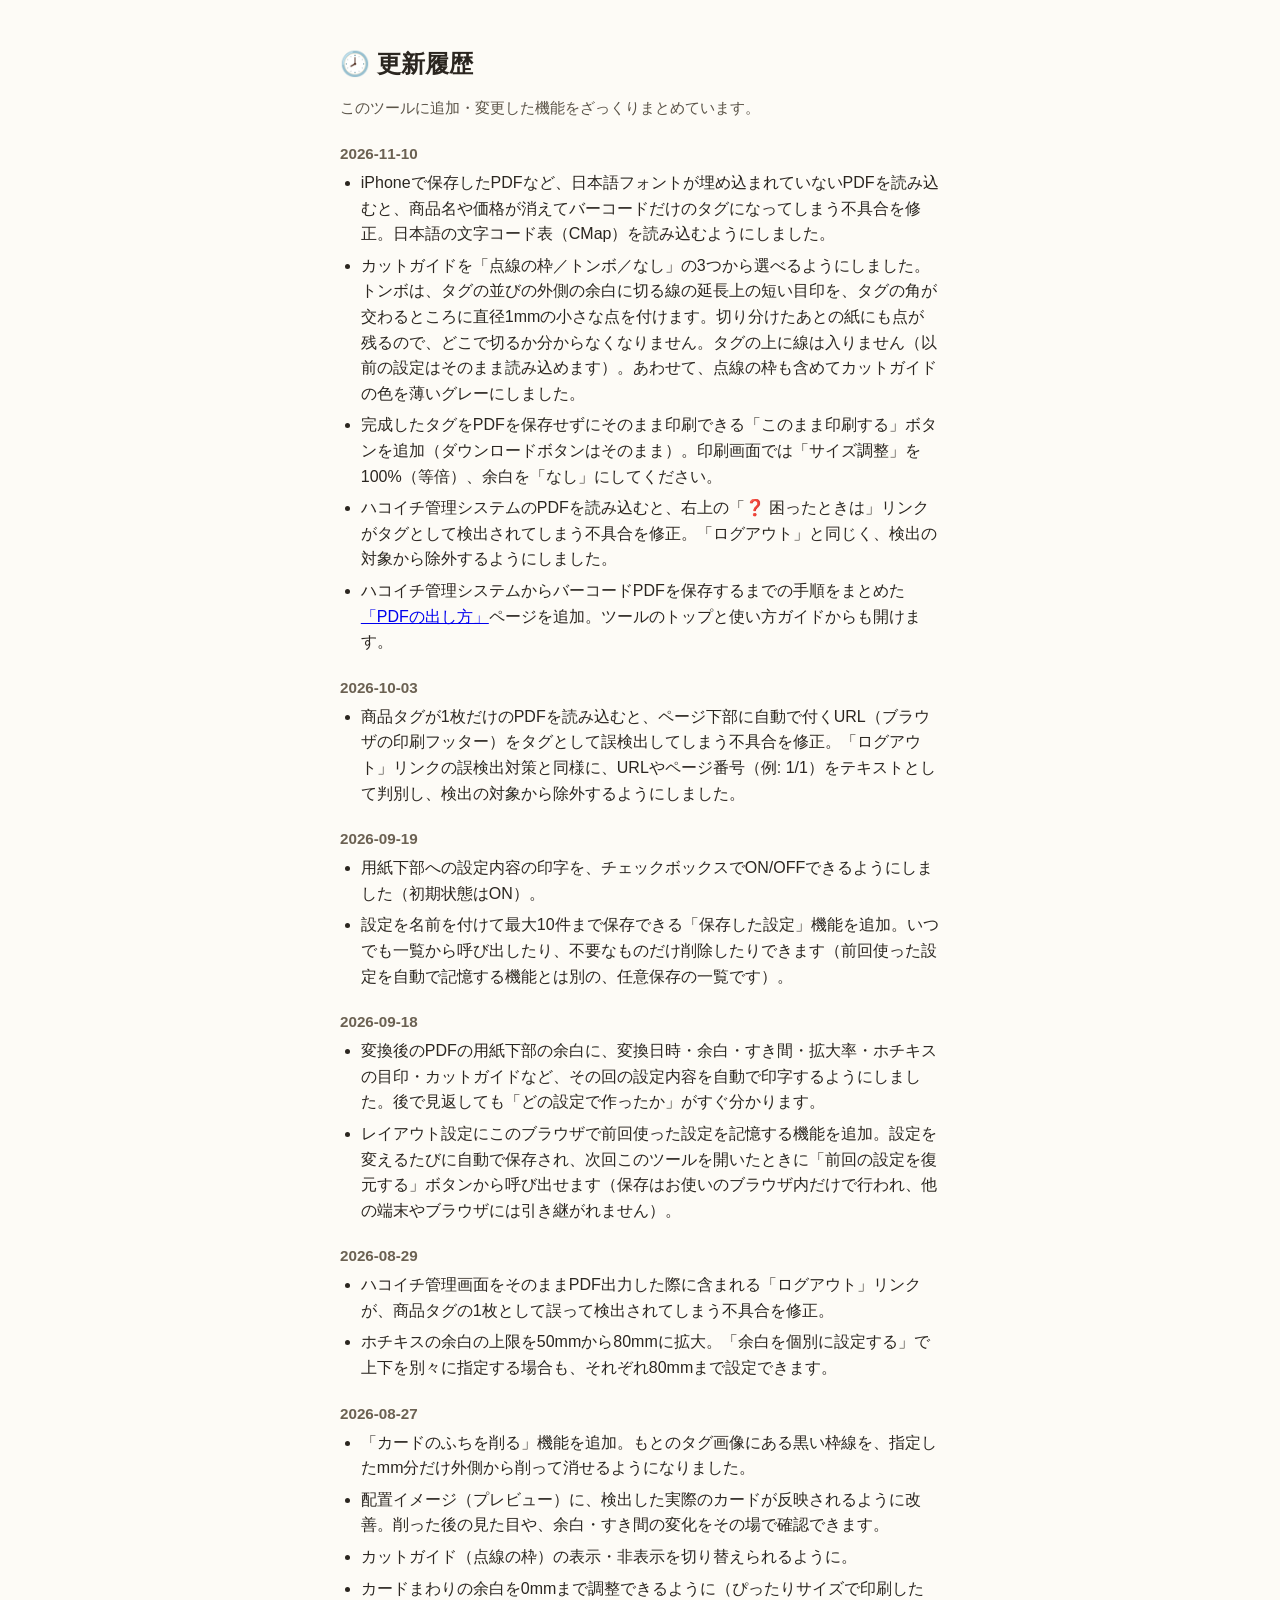
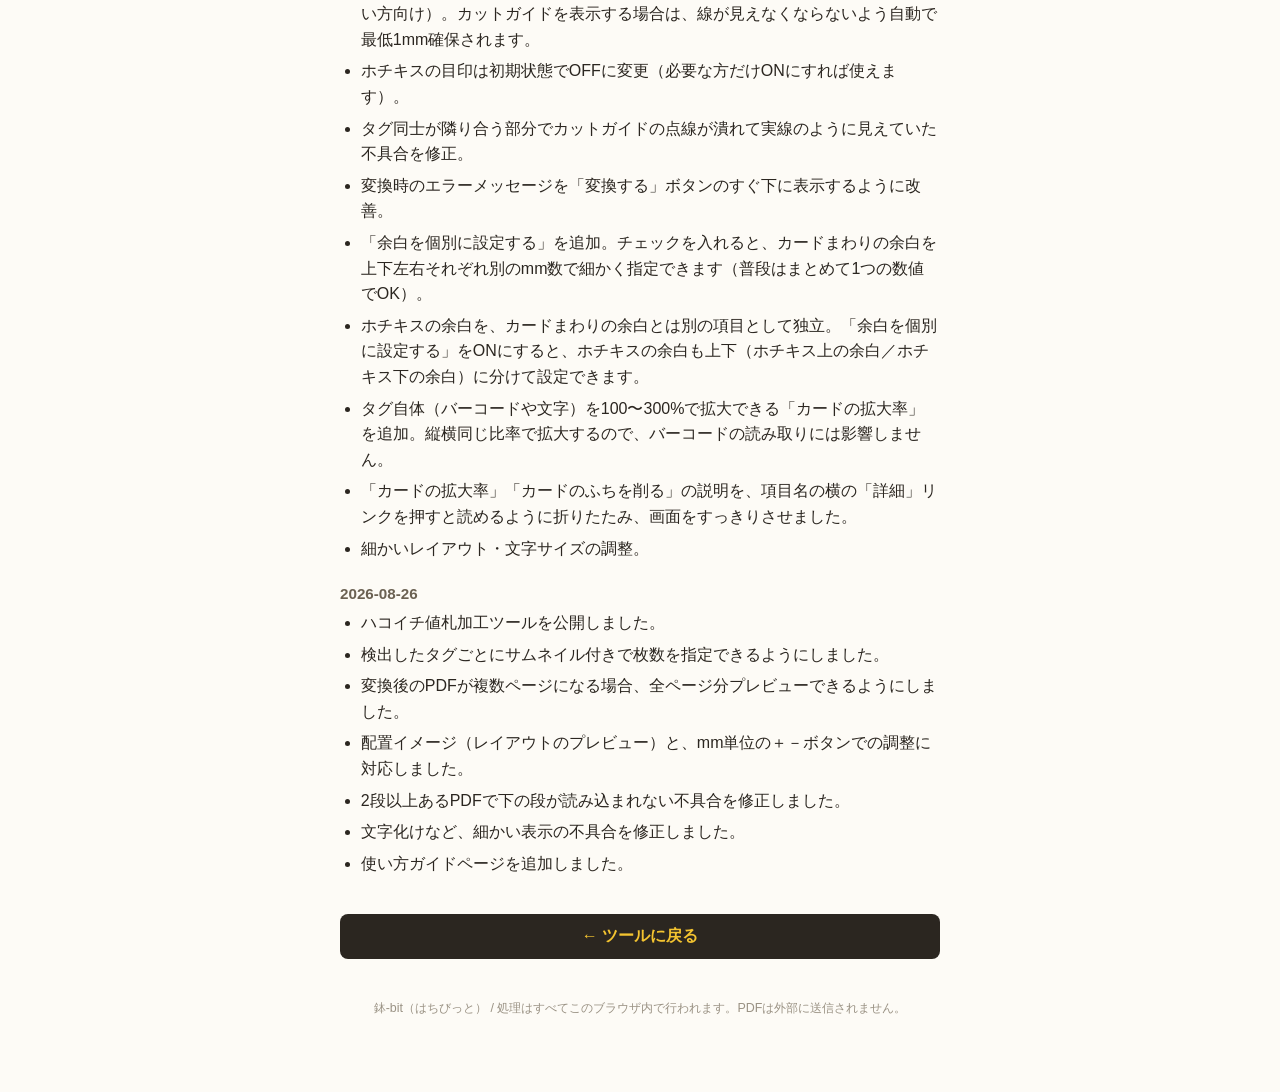
<file: changelog.html>
<!DOCTYPE html>
<html lang="ja">
<head>
<meta charset="UTF-8">
<meta name="viewport" content="width=device-width, initial-scale=1.0">
<title>更新履歴 | ハコイチ値札加工ツール</title>
<link rel="stylesheet" href="style.css?v=26">
</head>
<body>
  <main class="wrap">
    <h1>🕗 更新履歴</h1>
    <p class="lead">このツールに追加・変更した機能をざっくりまとめています。</p>

    <div class="changelog">
      <div class="changelog-entry">
        <h2>2026-11-10</h2>
        <ul>
          <li>iPhoneで保存したPDFなど、日本語フォントが埋め込まれていないPDFを読み込むと、商品名や価格が消えてバーコードだけのタグになってしまう不具合を修正。日本語の文字コード表（CMap）を読み込むようにしました。</li>
          <li>カットガイドを「点線の枠／トンボ／なし」の3つから選べるようにしました。トンボは、タグの並びの外側の余白に切る線の延長上の短い目印を、タグの角が交わるところに直径1mmの小さな点を付けます。切り分けたあとの紙にも点が残るので、どこで切るか分からなくなりません。タグの上に線は入りません（以前の設定はそのまま読み込めます）。あわせて、点線の枠も含めてカットガイドの色を薄いグレーにしました。</li>
          <li>完成したタグをPDFを保存せずにそのまま印刷できる「このまま印刷する」ボタンを追加（ダウンロードボタンはそのまま）。印刷画面では「サイズ調整」を100%（等倍）、余白を「なし」にしてください。</li>
          <li>ハコイチ管理システムのPDFを読み込むと、右上の「❓ 困ったときは」リンクがタグとして検出されてしまう不具合を修正。「ログアウト」と同じく、検出の対象から除外するようにしました。</li>
          <li>ハコイチ管理システムからバーコードPDFを保存するまでの手順をまとめた<a href="export.html">「PDFの出し方」</a>ページを追加。ツールのトップと使い方ガイドからも開けます。</li>
        </ul>
      </div>

      <div class="changelog-entry">
        <h2>2026-10-03</h2>
        <ul>
          <li>商品タグが1枚だけのPDFを読み込むと、ページ下部に自動で付くURL（ブラウザの印刷フッター）をタグとして誤検出してしまう不具合を修正。「ログアウト」リンクの誤検出対策と同様に、URLやページ番号（例: 1/1）をテキストとして判別し、検出の対象から除外するようにしました。</li>
        </ul>
      </div>

      <div class="changelog-entry">
        <h2>2026-09-19</h2>
        <ul>
          <li>用紙下部への設定内容の印字を、チェックボックスでON/OFFできるようにしました（初期状態はON）。</li>
          <li>設定を名前を付けて最大10件まで保存できる「保存した設定」機能を追加。いつでも一覧から呼び出したり、不要なものだけ削除したりできます（前回使った設定を自動で記憶する機能とは別の、任意保存の一覧です）。</li>
        </ul>
      </div>

      <div class="changelog-entry">
        <h2>2026-09-18</h2>
        <ul>
          <li>変換後のPDFの用紙下部の余白に、変換日時・余白・すき間・拡大率・ホチキスの目印・カットガイドなど、その回の設定内容を自動で印字するようにしました。後で見返しても「どの設定で作ったか」がすぐ分かります。</li>
          <li>レイアウト設定にこのブラウザで前回使った設定を記憶する機能を追加。設定を変えるたびに自動で保存され、次回このツールを開いたときに「前回の設定を復元する」ボタンから呼び出せます（保存はお使いのブラウザ内だけで行われ、他の端末やブラウザには引き継がれません）。</li>
        </ul>
      </div>

      <div class="changelog-entry">
        <h2>2026-08-29</h2>
        <ul>
          <li>ハコイチ管理画面をそのままPDF出力した際に含まれる「ログアウト」リンクが、商品タグの1枚として誤って検出されてしまう不具合を修正。</li>
          <li>ホチキスの余白の上限を50mmから80mmに拡大。「余白を個別に設定する」で上下を別々に指定する場合も、それぞれ80mmまで設定できます。</li>
        </ul>
      </div>

      <div class="changelog-entry">
        <h2>2026-08-27</h2>
        <ul>
          <li>「カードのふちを削る」機能を追加。もとのタグ画像にある黒い枠線を、指定したmm分だけ外側から削って消せるようになりました。</li>
          <li>配置イメージ（プレビュー）に、検出した実際のカードが反映されるように改善。削った後の見た目や、余白・すき間の変化をその場で確認できます。</li>
          <li>カットガイド（点線の枠）の表示・非表示を切り替えられるように。</li>
          <li>カードまわりの余白を0mmまで調整できるように（ぴったりサイズで印刷したい方向け）。カットガイドを表示する場合は、線が見えなくならないよう自動で最低1mm確保されます。</li>
          <li>ホチキスの目印は初期状態でOFFに変更（必要な方だけONにすれば使えます）。</li>
          <li>タグ同士が隣り合う部分でカットガイドの点線が潰れて実線のように見えていた不具合を修正。</li>
          <li>変換時のエラーメッセージを「変換する」ボタンのすぐ下に表示するように改善。</li>
          <li>「余白を個別に設定する」を追加。チェックを入れると、カードまわりの余白を上下左右それぞれ別のmm数で細かく指定できます（普段はまとめて1つの数値でOK）。</li>
          <li>ホチキスの余白を、カードまわりの余白とは別の項目として独立。「余白を個別に設定する」をONにすると、ホチキスの余白も上下（ホチキス上の余白／ホチキス下の余白）に分けて設定できます。</li>
          <li>タグ自体（バーコードや文字）を100〜300%で拡大できる「カードの拡大率」を追加。縦横同じ比率で拡大するので、バーコードの読み取りには影響しません。</li>
          <li>「カードの拡大率」「カードのふちを削る」の説明を、項目名の横の「詳細」リンクを押すと読めるように折りたたみ、画面をすっきりさせました。</li>
          <li>細かいレイアウト・文字サイズの調整。</li>
        </ul>
      </div>

      <div class="changelog-entry">
        <h2>2026-08-26</h2>
        <ul>
          <li>ハコイチ値札加工ツールを公開しました。</li>
          <li>検出したタグごとにサムネイル付きで枚数を指定できるようにしました。</li>
          <li>変換後のPDFが複数ページになる場合、全ページ分プレビューできるようにしました。</li>
          <li>配置イメージ（レイアウトのプレビュー）と、mm単位の＋－ボタンでの調整に対応しました。</li>
          <li>2段以上あるPDFで下の段が読み込まれない不具合を修正しました。</li>
          <li>文字化けなど、細かい表示の不具合を修正しました。</li>
          <li>使い方ガイドページを追加しました。</li>
        </ul>
      </div>
    </div>

    <a class="download-btn" href="index.html">← ツールに戻る</a>

    <footer>
      <p>鉢-bit（はちびっと） / 処理はすべてこのブラウザ内で行われます。PDFは外部に送信されません。</p>
    </footer>
  </main>
</body>
</html>
</file>
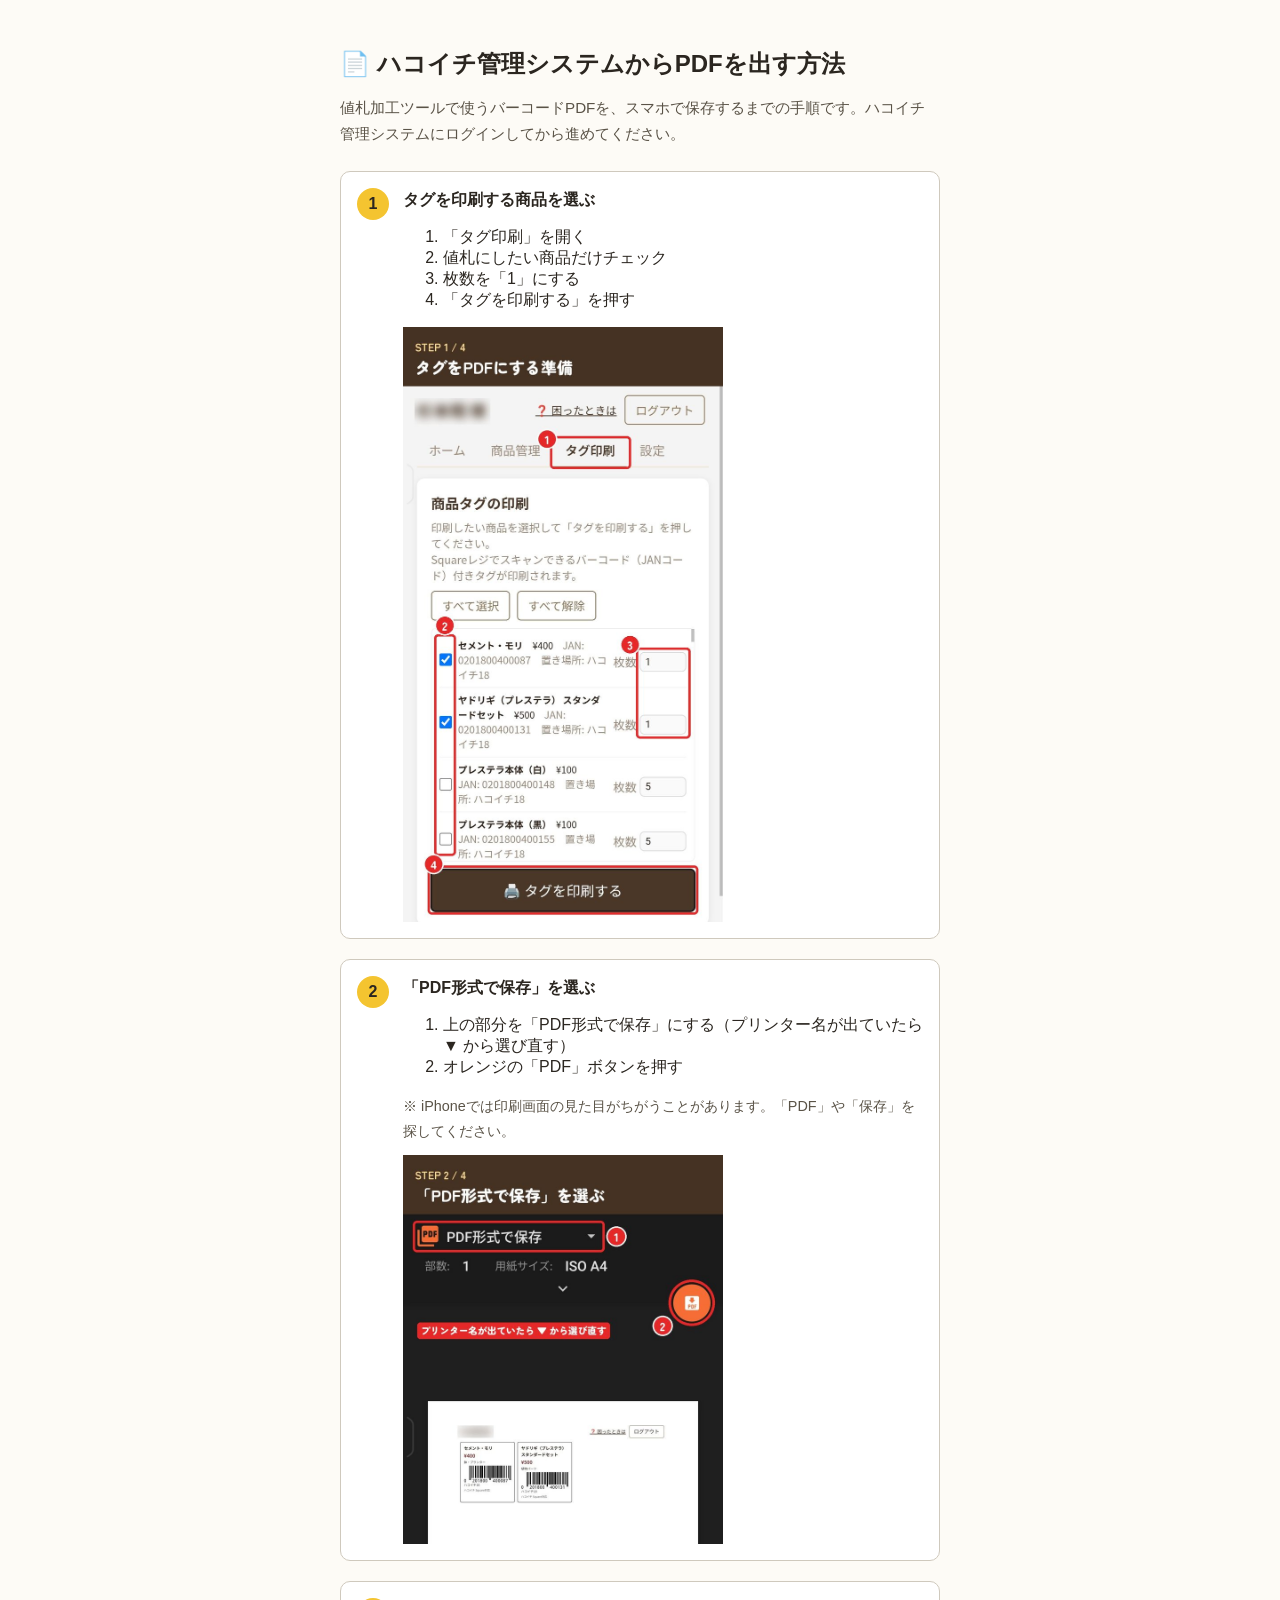
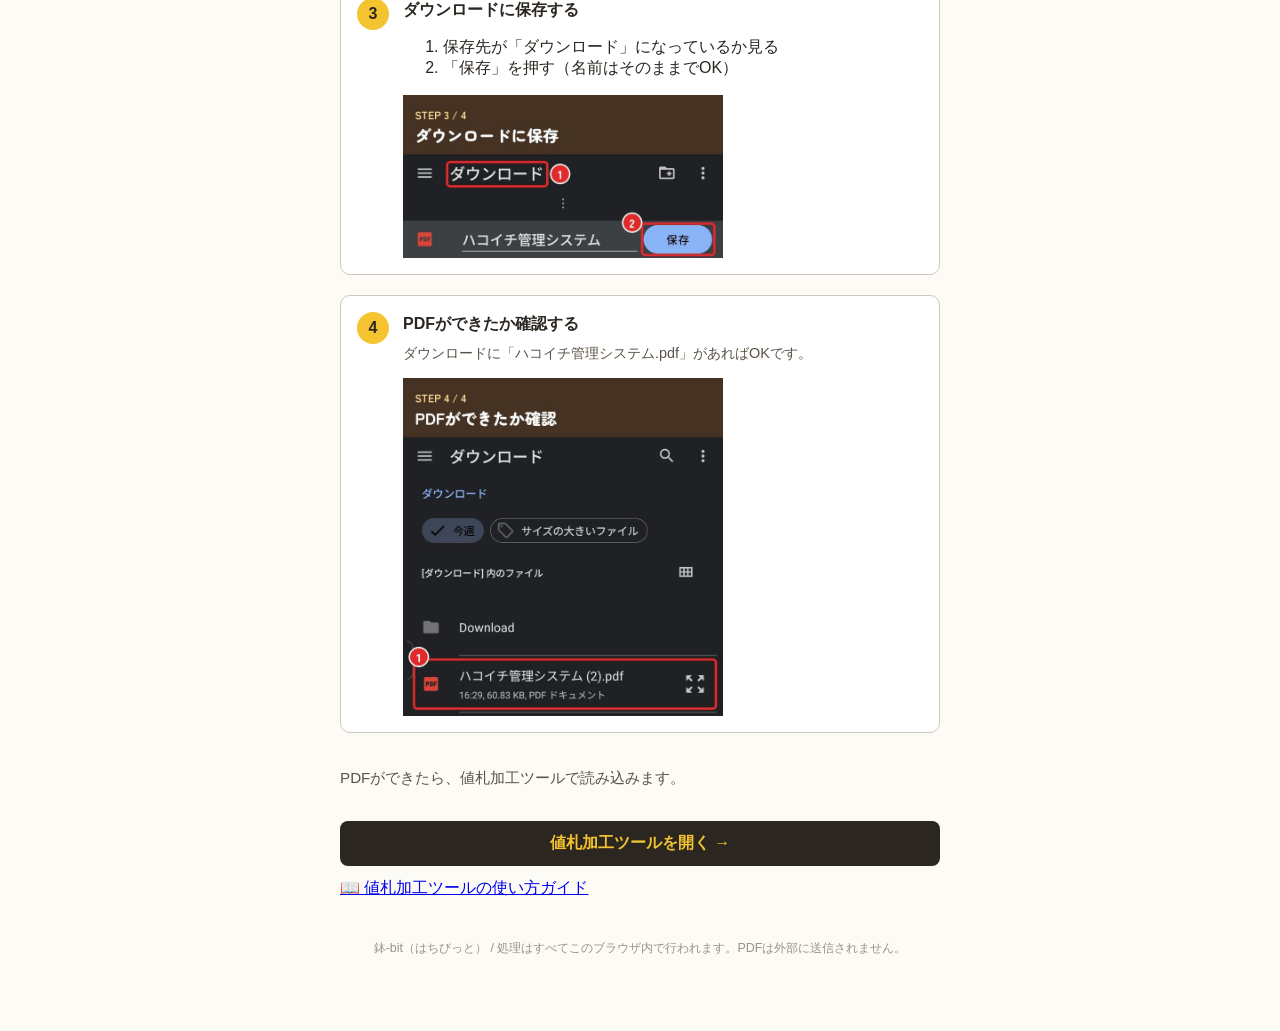
<file: export.html>
<!DOCTYPE html>
<html lang="ja">
<head>
<meta charset="UTF-8">
<meta name="viewport" content="width=device-width, initial-scale=1.0">
<title>PDFの出し方 | ハコイチ値札加工ツール</title>
<link rel="stylesheet" href="style.css?v=26">
</head>
<body>
  <main class="wrap">
    <h1>📄 ハコイチ管理システムからPDFを出す方法</h1>
    <p class="lead">値札加工ツールで使うバーコードPDFを、スマホで保存するまでの手順です。ハコイチ管理システムにログインしてから進めてください。</p>

    <div class="guide-steps">
      <div class="guide-step">
        <div class="guide-step-num">1</div>
        <div class="guide-step-body">
          <h2>タグを印刷する商品を選ぶ</h2>
          <ol>
            <li>「タグ印刷」を開く</li>
            <li>値札にしたい商品だけチェック</li>
            <li>枚数を「1」にする</li>
            <li>「タグを印刷する」を押す</li>
          </ol>
          <img class="guide-img" src="export-images/step1.jpg" alt="ハコイチ管理システムのタグ印刷画面。タグ印刷タブ、チェックボックス、枚数、タグを印刷するボタンに番号が付いている">
        </div>
      </div>

      <div class="guide-step">
        <div class="guide-step-num">2</div>
        <div class="guide-step-body">
          <h2>「PDF形式で保存」を選ぶ</h2>
          <ol>
            <li>上の部分を「PDF形式で保存」にする（プリンター名が出ていたら ▼ から選び直す）</li>
            <li>オレンジの「PDF」ボタンを押す</li>
          </ol>
          <p>※ iPhoneでは印刷画面の見た目がちがうことがあります。「PDF」や「保存」を探してください。</p>
          <img class="guide-img" src="export-images/step2.jpg" alt="Androidの印刷画面。PDF形式で保存の選択欄とPDFボタンに番号が付いている">
        </div>
      </div>

      <div class="guide-step">
        <div class="guide-step-num">3</div>
        <div class="guide-step-body">
          <h2>ダウンロードに保存する</h2>
          <ol>
            <li>保存先が「ダウンロード」になっているか見る</li>
            <li>「保存」を押す（名前はそのままでOK）</li>
          </ol>
          <img class="guide-img" src="export-images/step3.jpg" alt="保存先の画面。ダウンロードフォルダと保存ボタンに番号が付いている">
        </div>
      </div>

      <div class="guide-step">
        <div class="guide-step-num">4</div>
        <div class="guide-step-body">
          <h2>PDFができたか確認する</h2>
          <p>ダウンロードに「ハコイチ管理システム.pdf」があればOKです。</p>
          <img class="guide-img" src="export-images/step4.jpg" alt="ダウンロードフォルダにハコイチ管理システムのPDFが保存されている画面">
        </div>
      </div>
    </div>

    <p class="lead" style="margin-top: 32px;">PDFができたら、値札加工ツールで読み込みます。</p>
    <a class="download-btn" href="index.html">値札加工ツールを開く →</a>
    <p style="margin-top: 12px;"><a href="usage.html">📖 値札加工ツールの使い方ガイド</a></p>

    <footer>
      <p>鉢-bit（はちびっと） / 処理はすべてこのブラウザ内で行われます。PDFは外部に送信されません。</p>
    </footer>
  </main>
</body>
</html>
</file>
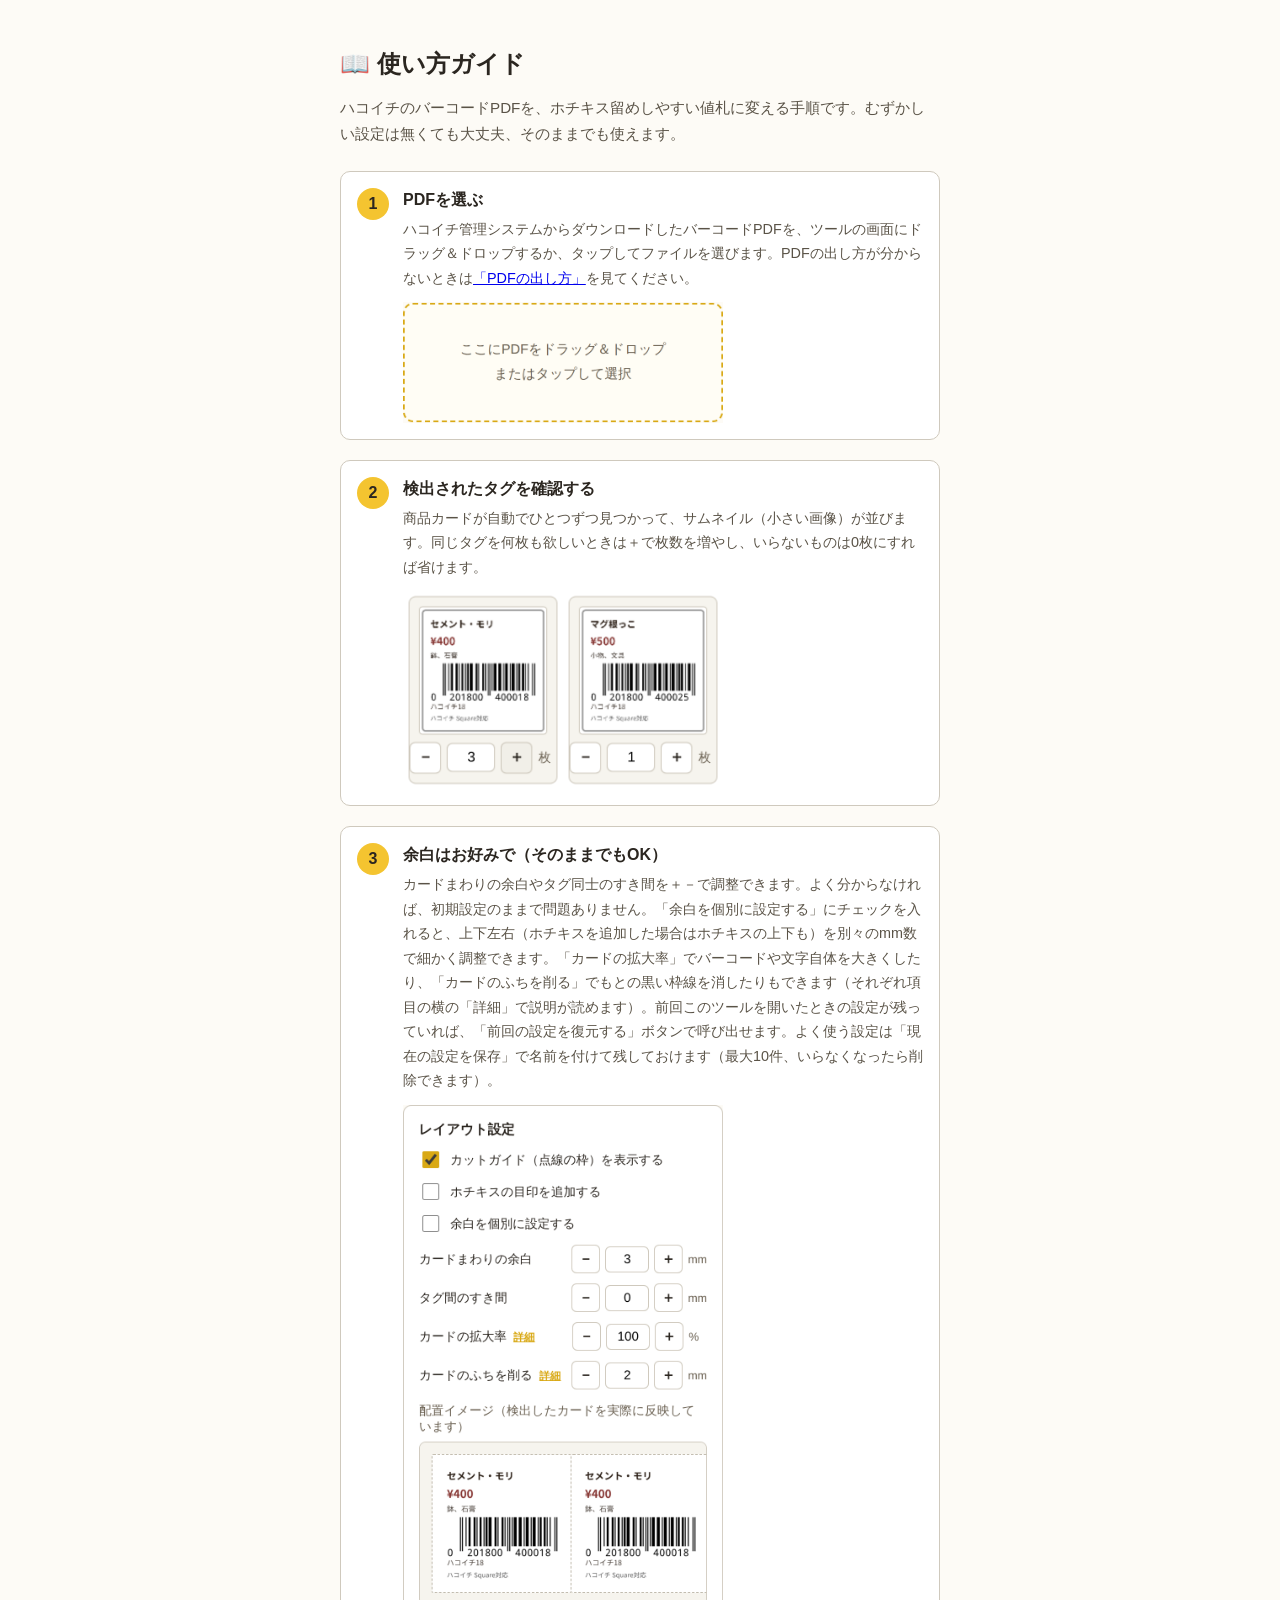
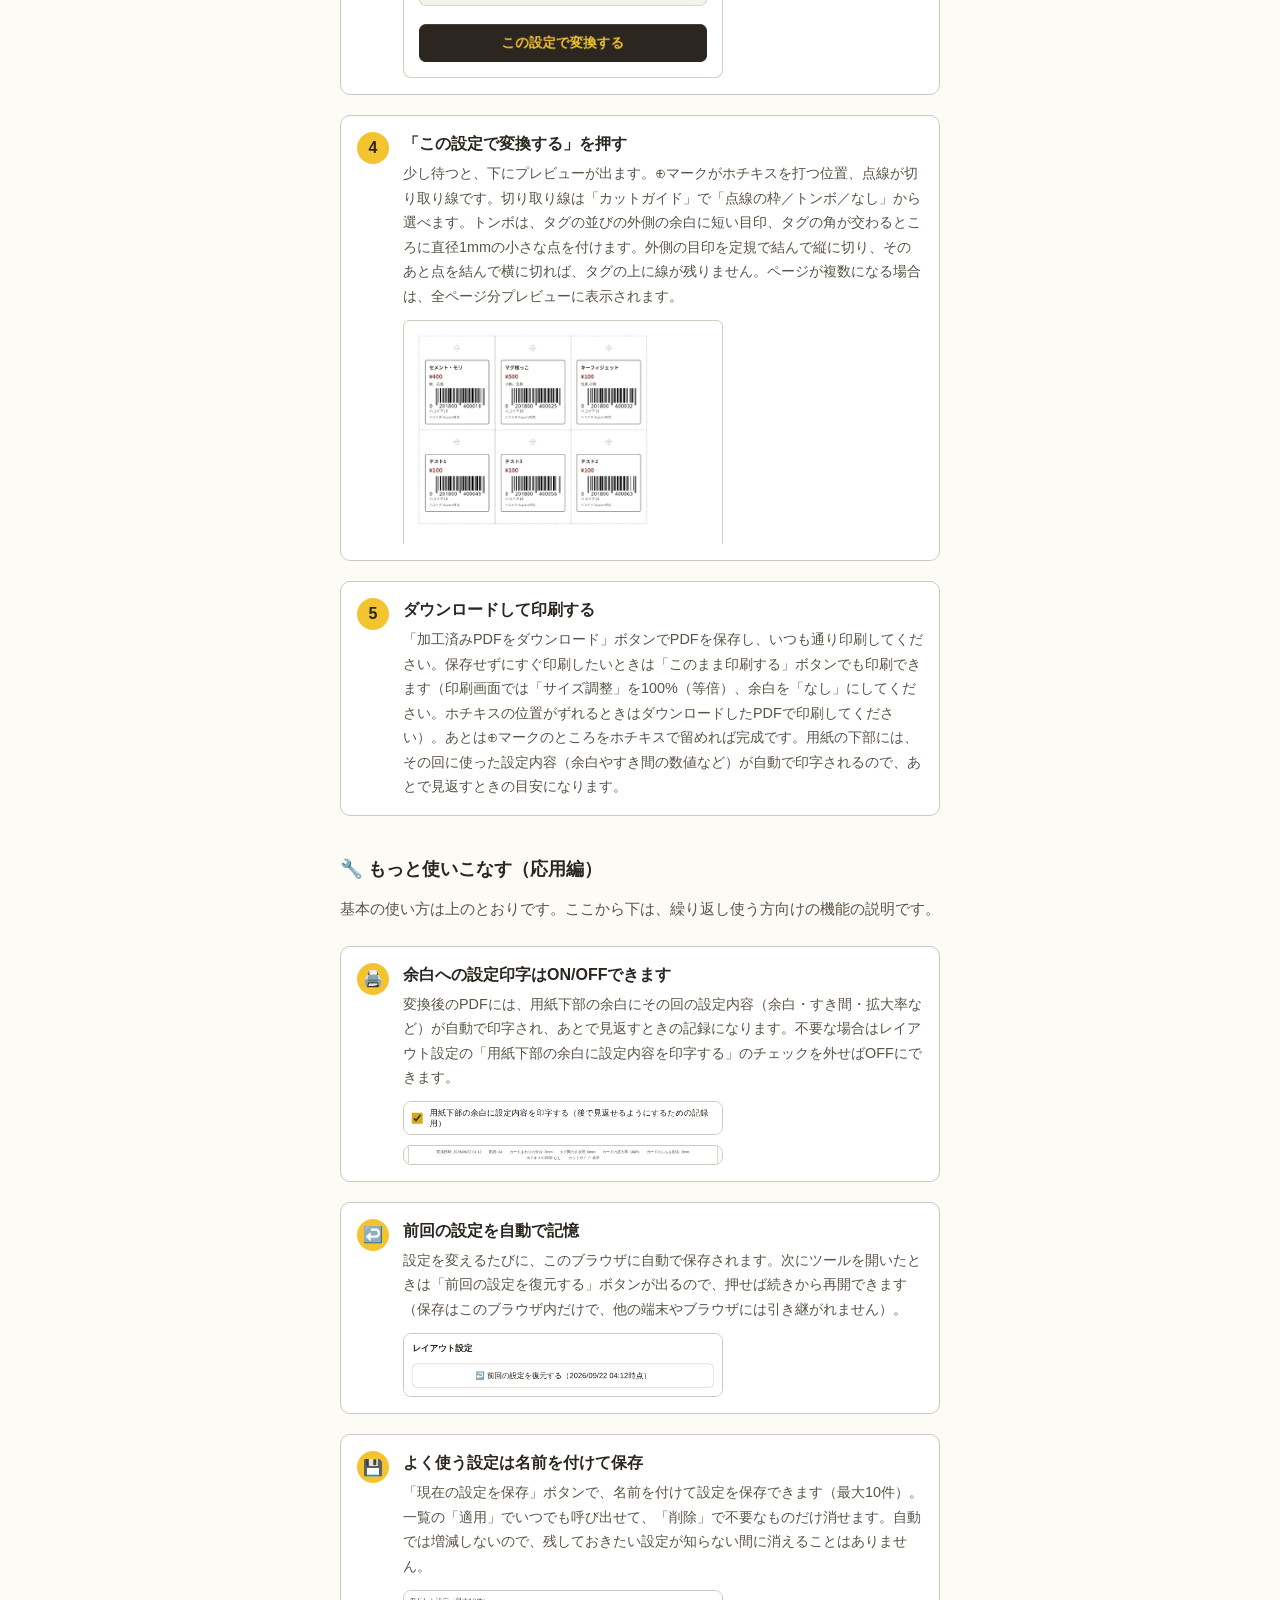
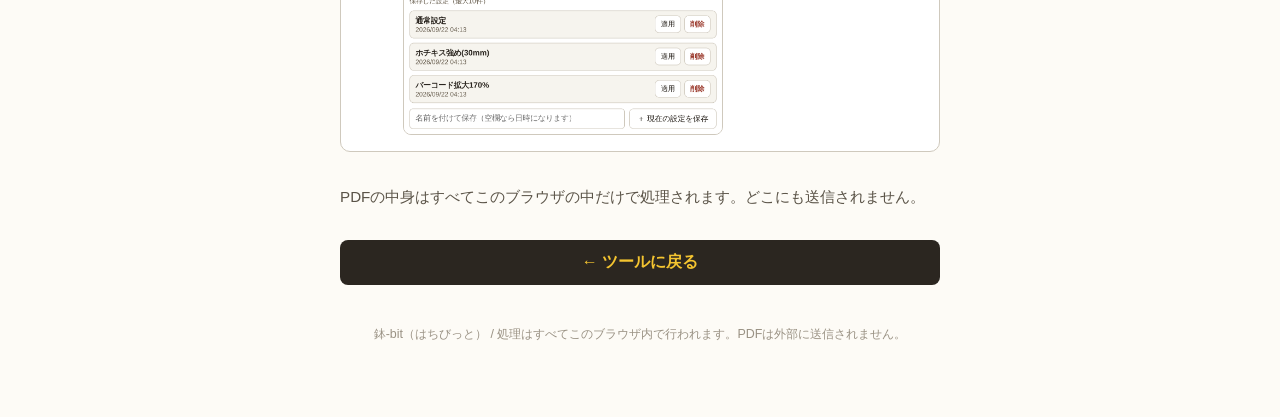
<file: usage.html>
<!DOCTYPE html>
<html lang="ja">
<head>
<meta charset="UTF-8">
<meta name="viewport" content="width=device-width, initial-scale=1.0">
<title>使い方ガイド | ハコイチ値札加工ツール</title>
<link rel="stylesheet" href="style.css?v=26">
</head>
<body>
  <main class="wrap">
    <h1>📖 使い方ガイド</h1>
    <p class="lead">ハコイチのバーコードPDFを、ホチキス留めしやすい値札に変える手順です。むずかしい設定は無くても大丈夫、そのままでも使えます。</p>

    <div class="guide-steps">
      <div class="guide-step">
        <div class="guide-step-num">1</div>
        <div class="guide-step-body">
          <h2>PDFを選ぶ</h2>
          <p>ハコイチ管理システムからダウンロードしたバーコードPDFを、ツールの画面にドラッグ＆ドロップするか、タップしてファイルを選びます。PDFの出し方が分からないときは<a href="export.html">「PDFの出し方」</a>を見てください。</p>
          <img class="guide-img" src="usage-images/step1-dropzone.png" alt="PDFをドラッグ＆ドロップする場所のスクリーンショット">
        </div>
      </div>

      <div class="guide-step">
        <div class="guide-step-num">2</div>
        <div class="guide-step-body">
          <h2>検出されたタグを確認する</h2>
          <p>商品カードが自動でひとつずつ見つかって、サムネイル（小さい画像）が並びます。同じタグを何枚も欲しいときは＋で枚数を増やし、いらないものは0枚にすれば省けます。</p>
          <img class="guide-img" src="usage-images/step2-cards.png" alt="検出されたタグがサムネイルと枚数指定で一覧表示されている画面のスクリーンショット">
        </div>
      </div>

      <div class="guide-step">
        <div class="guide-step-num">3</div>
        <div class="guide-step-body">
          <h2>余白はお好みで（そのままでもOK）</h2>
          <p>カードまわりの余白やタグ同士のすき間を＋－で調整できます。よく分からなければ、初期設定のままで問題ありません。「余白を個別に設定する」にチェックを入れると、上下左右（ホチキスを追加した場合はホチキスの上下も）を別々のmm数で細かく調整できます。「カードの拡大率」でバーコードや文字自体を大きくしたり、「カードのふちを削る」でもとの黒い枠線を消したりもできます（それぞれ項目の横の「詳細」で説明が読めます）。前回このツールを開いたときの設定が残っていれば、「前回の設定を復元する」ボタンで呼び出せます。よく使う設定は「現在の設定を保存」で名前を付けて残しておけます（最大10件、いらなくなったら削除できます）。</p>
          <img class="guide-img" src="usage-images/step3-options.png" alt="余白とすき間の設定、配置イメージのスクリーンショット">
        </div>
      </div>

      <div class="guide-step">
        <div class="guide-step-num">4</div>
        <div class="guide-step-body">
          <h2>「この設定で変換する」を押す</h2>
          <p>少し待つと、下にプレビューが出ます。⊕マークがホチキスを打つ位置、点線が切り取り線です。切り取り線は「カットガイド」で「点線の枠／トンボ／なし」から選べます。トンボは、タグの並びの外側の余白に短い目印、タグの角が交わるところに直径1mmの小さな点を付けます。外側の目印を定規で結んで縦に切り、そのあと点を結んで横に切れば、タグの上に線が残りません。ページが複数になる場合は、全ページ分プレビューに表示されます。</p>
          <img class="guide-img" src="usage-images/step4-preview.png" alt="変換後のプレビュー画面のスクリーンショット">
        </div>
      </div>

      <div class="guide-step">
        <div class="guide-step-num">5</div>
        <div class="guide-step-body">
          <h2>ダウンロードして印刷する</h2>
          <p>「加工済みPDFをダウンロード」ボタンでPDFを保存し、いつも通り印刷してください。保存せずにすぐ印刷したいときは「このまま印刷する」ボタンでも印刷できます（印刷画面では「サイズ調整」を100%（等倍）、余白を「なし」にしてください。ホチキスの位置がずれるときはダウンロードしたPDFで印刷してください）。あとは⊕マークのところをホチキスで留めれば完成です。用紙の下部には、その回に使った設定内容（余白やすき間の数値など）が自動で印字されるので、あとで見返すときの目安になります。</p>
        </div>
      </div>
    </div>

    <h2 style="font-size: 1.15rem; margin: 40px 0 6px;">🔧 もっと使いこなす（応用編）</h2>
    <p class="lead">基本の使い方は上のとおりです。ここから下は、繰り返し使う方向けの機能の説明です。</p>

    <div class="guide-steps">
      <div class="guide-step">
        <div class="guide-step-num">🖨️</div>
        <div class="guide-step-body">
          <h2>余白への設定印字はON/OFFできます</h2>
          <p>変換後のPDFには、用紙下部の余白にその回の設定内容（余白・すき間・拡大率など）が自動で印字され、あとで見返すときの記録になります。不要な場合はレイアウト設定の「用紙下部の余白に設定内容を印字する」のチェックを外せばOFFにできます。</p>
          <img class="guide-img bordered" src="usage-images/step6-footer-toggle.png" alt="「用紙下部の余白に設定内容を印字する」チェックボックスのスクリーンショット">
          <img class="guide-img bordered" src="usage-images/step6-footer-print-sample.png" alt="出力PDFの用紙下部の余白に印字された設定内容のスクリーンショット" style="margin-top: 10px;">
        </div>
      </div>

      <div class="guide-step">
        <div class="guide-step-num">↩️</div>
        <div class="guide-step-body">
          <h2>前回の設定を自動で記憶</h2>
          <p>設定を変えるたびに、このブラウザに自動で保存されます。次にツールを開いたときは「前回の設定を復元する」ボタンが出るので、押せば続きから再開できます（保存はこのブラウザ内だけで、他の端末やブラウザには引き継がれません）。</p>
          <img class="guide-img bordered" src="usage-images/step7-restore-settings.png" alt="「前回の設定を復元する」ボタンのスクリーンショット">
        </div>
      </div>

      <div class="guide-step">
        <div class="guide-step-num">💾</div>
        <div class="guide-step-body">
          <h2>よく使う設定は名前を付けて保存</h2>
          <p>「現在の設定を保存」ボタンで、名前を付けて設定を保存できます（最大10件）。一覧の「適用」でいつでも呼び出せて、「削除」で不要なものだけ消せます。自動では増減しないので、残しておきたい設定が知らない間に消えることはありません。</p>
          <img class="guide-img bordered" src="usage-images/step8-saved-presets.png" alt="名前を付けて保存した設定の一覧のスクリーンショット">
        </div>
      </div>
    </div>

    <p class="lead" style="margin-top: 32px;">PDFの中身はすべてこのブラウザの中だけで処理されます。どこにも送信されません。</p>

    <a class="download-btn" href="index.html">← ツールに戻る</a>

    <footer>
      <p>鉢-bit（はちびっと） / 処理はすべてこのブラウザ内で行われます。PDFは外部に送信されません。</p>
    </footer>
  </main>
</body>
</html>
</file>
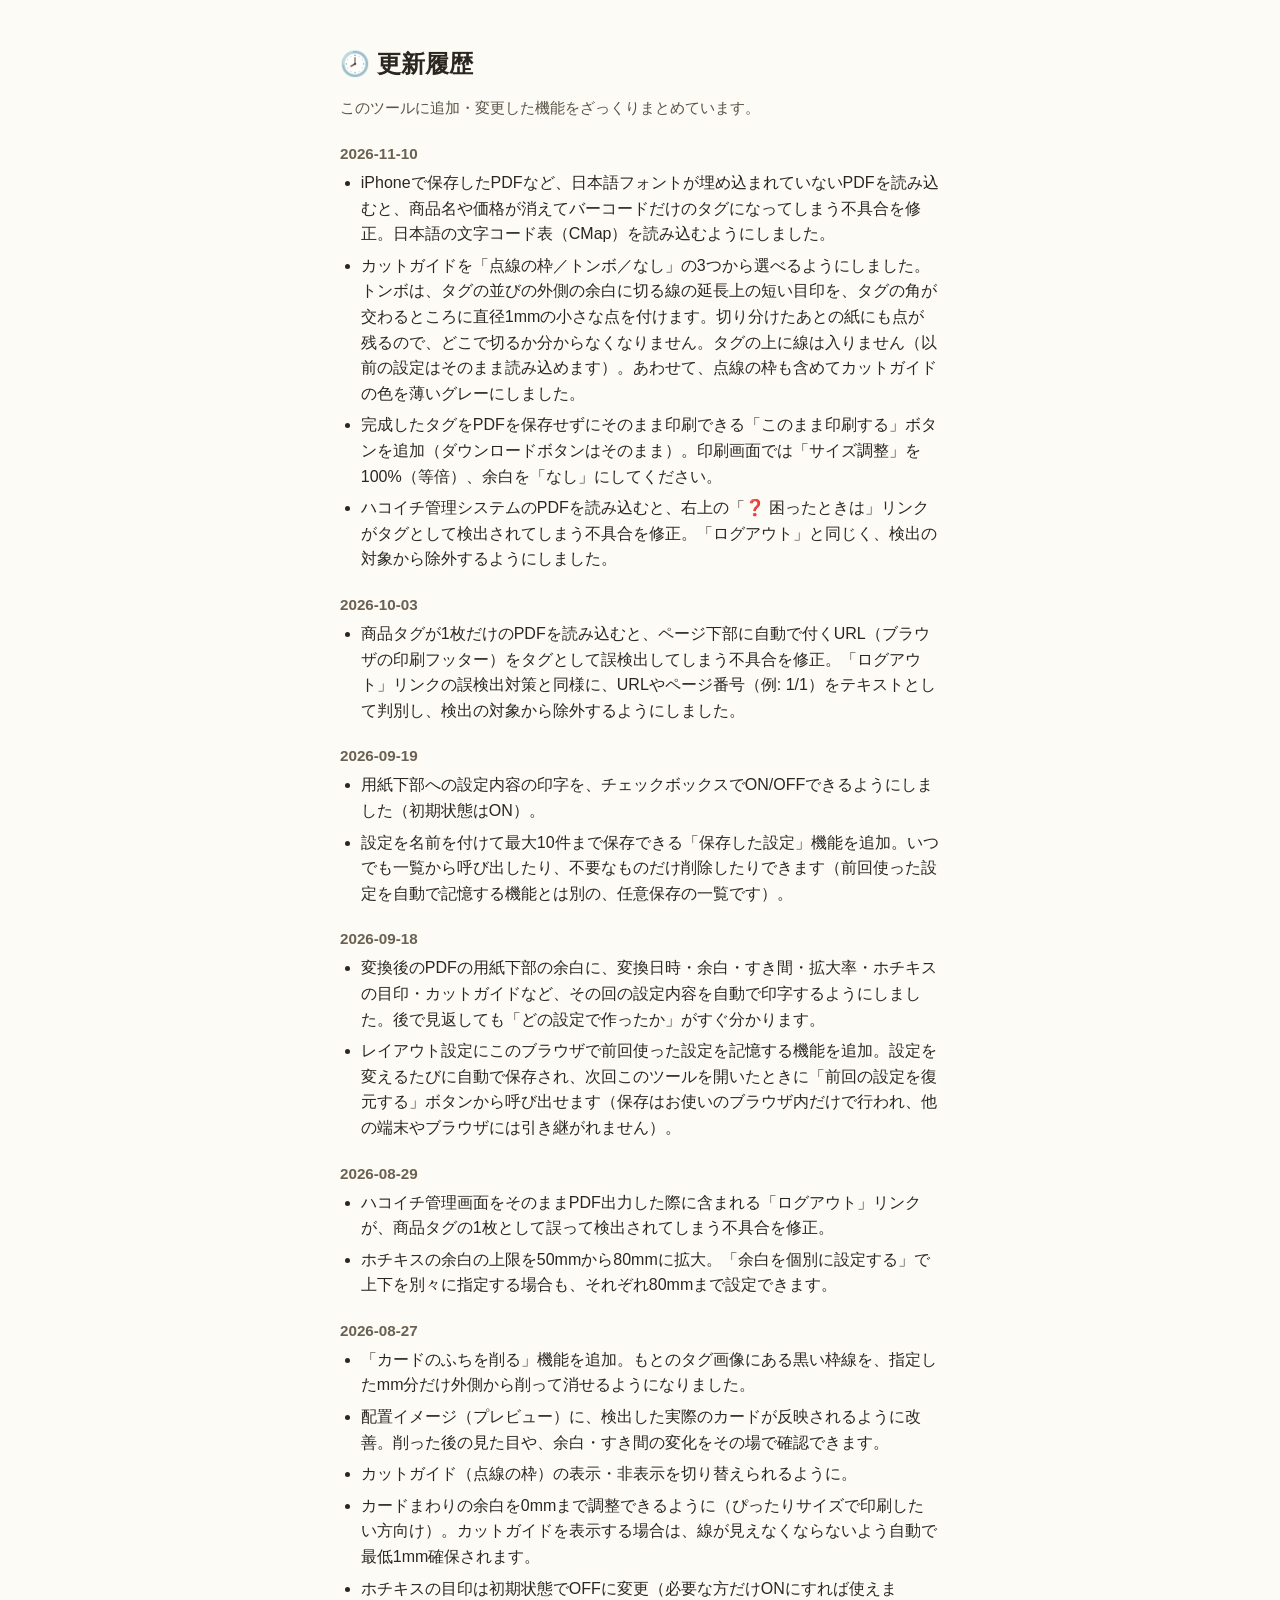
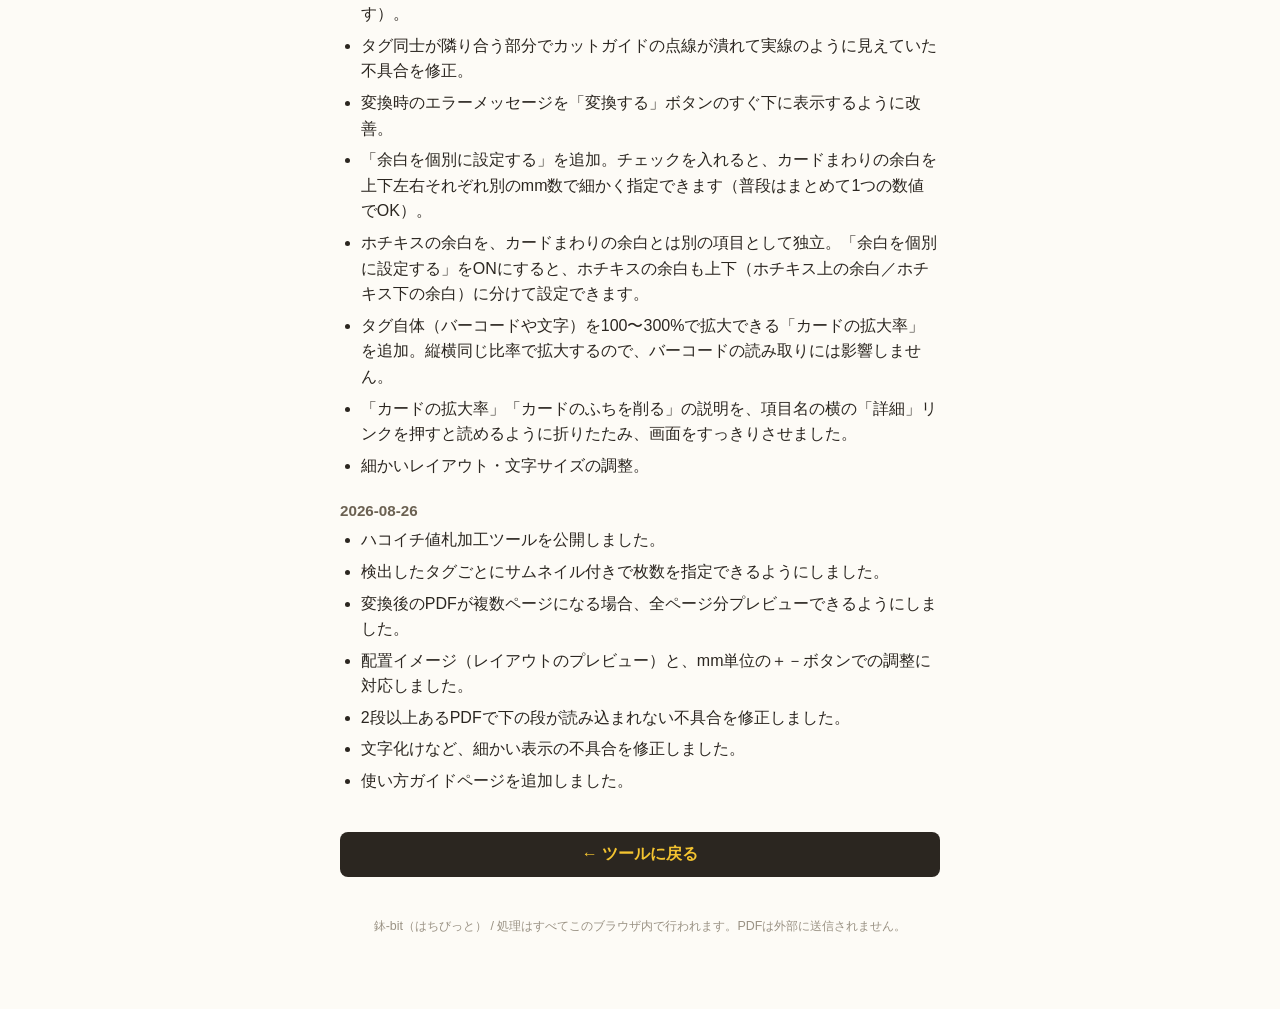
<file: test/changelog.html>
<!DOCTYPE html>
<html lang="ja">
<head>
<meta charset="UTF-8">
<meta name="viewport" content="width=device-width, initial-scale=1.0">
<title>更新履歴 | ハコイチ値札加工ツール</title>
<link rel="stylesheet" href="style.css?v=26">
</head>
<body>
  <main class="wrap">
    <h1>🕗 更新履歴</h1>
    <p class="lead">このツールに追加・変更した機能をざっくりまとめています。</p>

    <div class="changelog">
      <div class="changelog-entry">
        <h2>2026-11-10</h2>
        <ul>
          <li>iPhoneで保存したPDFなど、日本語フォントが埋め込まれていないPDFを読み込むと、商品名や価格が消えてバーコードだけのタグになってしまう不具合を修正。日本語の文字コード表（CMap）を読み込むようにしました。</li>
          <li>カットガイドを「点線の枠／トンボ／なし」の3つから選べるようにしました。トンボは、タグの並びの外側の余白に切る線の延長上の短い目印を、タグの角が交わるところに直径1mmの小さな点を付けます。切り分けたあとの紙にも点が残るので、どこで切るか分からなくなりません。タグの上に線は入りません（以前の設定はそのまま読み込めます）。あわせて、点線の枠も含めてカットガイドの色を薄いグレーにしました。</li>
          <li>完成したタグをPDFを保存せずにそのまま印刷できる「このまま印刷する」ボタンを追加（ダウンロードボタンはそのまま）。印刷画面では「サイズ調整」を100%（等倍）、余白を「なし」にしてください。</li>
          <li>ハコイチ管理システムのPDFを読み込むと、右上の「❓ 困ったときは」リンクがタグとして検出されてしまう不具合を修正。「ログアウト」と同じく、検出の対象から除外するようにしました。</li>
        </ul>
      </div>

      <div class="changelog-entry">
        <h2>2026-10-03</h2>
        <ul>
          <li>商品タグが1枚だけのPDFを読み込むと、ページ下部に自動で付くURL（ブラウザの印刷フッター）をタグとして誤検出してしまう不具合を修正。「ログアウト」リンクの誤検出対策と同様に、URLやページ番号（例: 1/1）をテキストとして判別し、検出の対象から除外するようにしました。</li>
        </ul>
      </div>

      <div class="changelog-entry">
        <h2>2026-09-19</h2>
        <ul>
          <li>用紙下部への設定内容の印字を、チェックボックスでON/OFFできるようにしました（初期状態はON）。</li>
          <li>設定を名前を付けて最大10件まで保存できる「保存した設定」機能を追加。いつでも一覧から呼び出したり、不要なものだけ削除したりできます（前回使った設定を自動で記憶する機能とは別の、任意保存の一覧です）。</li>
        </ul>
      </div>

      <div class="changelog-entry">
        <h2>2026-09-18</h2>
        <ul>
          <li>変換後のPDFの用紙下部の余白に、変換日時・余白・すき間・拡大率・ホチキスの目印・カットガイドなど、その回の設定内容を自動で印字するようにしました。後で見返しても「どの設定で作ったか」がすぐ分かります。</li>
          <li>レイアウト設定にこのブラウザで前回使った設定を記憶する機能を追加。設定を変えるたびに自動で保存され、次回このツールを開いたときに「前回の設定を復元する」ボタンから呼び出せます（保存はお使いのブラウザ内だけで行われ、他の端末やブラウザには引き継がれません）。</li>
        </ul>
      </div>

      <div class="changelog-entry">
        <h2>2026-08-29</h2>
        <ul>
          <li>ハコイチ管理画面をそのままPDF出力した際に含まれる「ログアウト」リンクが、商品タグの1枚として誤って検出されてしまう不具合を修正。</li>
          <li>ホチキスの余白の上限を50mmから80mmに拡大。「余白を個別に設定する」で上下を別々に指定する場合も、それぞれ80mmまで設定できます。</li>
        </ul>
      </div>

      <div class="changelog-entry">
        <h2>2026-08-27</h2>
        <ul>
          <li>「カードのふちを削る」機能を追加。もとのタグ画像にある黒い枠線を、指定したmm分だけ外側から削って消せるようになりました。</li>
          <li>配置イメージ（プレビュー）に、検出した実際のカードが反映されるように改善。削った後の見た目や、余白・すき間の変化をその場で確認できます。</li>
          <li>カットガイド（点線の枠）の表示・非表示を切り替えられるように。</li>
          <li>カードまわりの余白を0mmまで調整できるように（ぴったりサイズで印刷したい方向け）。カットガイドを表示する場合は、線が見えなくならないよう自動で最低1mm確保されます。</li>
          <li>ホチキスの目印は初期状態でOFFに変更（必要な方だけONにすれば使えます）。</li>
          <li>タグ同士が隣り合う部分でカットガイドの点線が潰れて実線のように見えていた不具合を修正。</li>
          <li>変換時のエラーメッセージを「変換する」ボタンのすぐ下に表示するように改善。</li>
          <li>「余白を個別に設定する」を追加。チェックを入れると、カードまわりの余白を上下左右それぞれ別のmm数で細かく指定できます（普段はまとめて1つの数値でOK）。</li>
          <li>ホチキスの余白を、カードまわりの余白とは別の項目として独立。「余白を個別に設定する」をONにすると、ホチキスの余白も上下（ホチキス上の余白／ホチキス下の余白）に分けて設定できます。</li>
          <li>タグ自体（バーコードや文字）を100〜300%で拡大できる「カードの拡大率」を追加。縦横同じ比率で拡大するので、バーコードの読み取りには影響しません。</li>
          <li>「カードの拡大率」「カードのふちを削る」の説明を、項目名の横の「詳細」リンクを押すと読めるように折りたたみ、画面をすっきりさせました。</li>
          <li>細かいレイアウト・文字サイズの調整。</li>
        </ul>
      </div>

      <div class="changelog-entry">
        <h2>2026-08-26</h2>
        <ul>
          <li>ハコイチ値札加工ツールを公開しました。</li>
          <li>検出したタグごとにサムネイル付きで枚数を指定できるようにしました。</li>
          <li>変換後のPDFが複数ページになる場合、全ページ分プレビューできるようにしました。</li>
          <li>配置イメージ（レイアウトのプレビュー）と、mm単位の＋－ボタンでの調整に対応しました。</li>
          <li>2段以上あるPDFで下の段が読み込まれない不具合を修正しました。</li>
          <li>文字化けなど、細かい表示の不具合を修正しました。</li>
          <li>使い方ガイドページを追加しました。</li>
        </ul>
      </div>
    </div>

    <a class="download-btn" href="index.html">← ツールに戻る</a>

    <footer>
      <p>鉢-bit（はちびっと） / 処理はすべてこのブラウザ内で行われます。PDFは外部に送信されません。</p>
    </footer>
  </main>
</body>
</html>
</file>
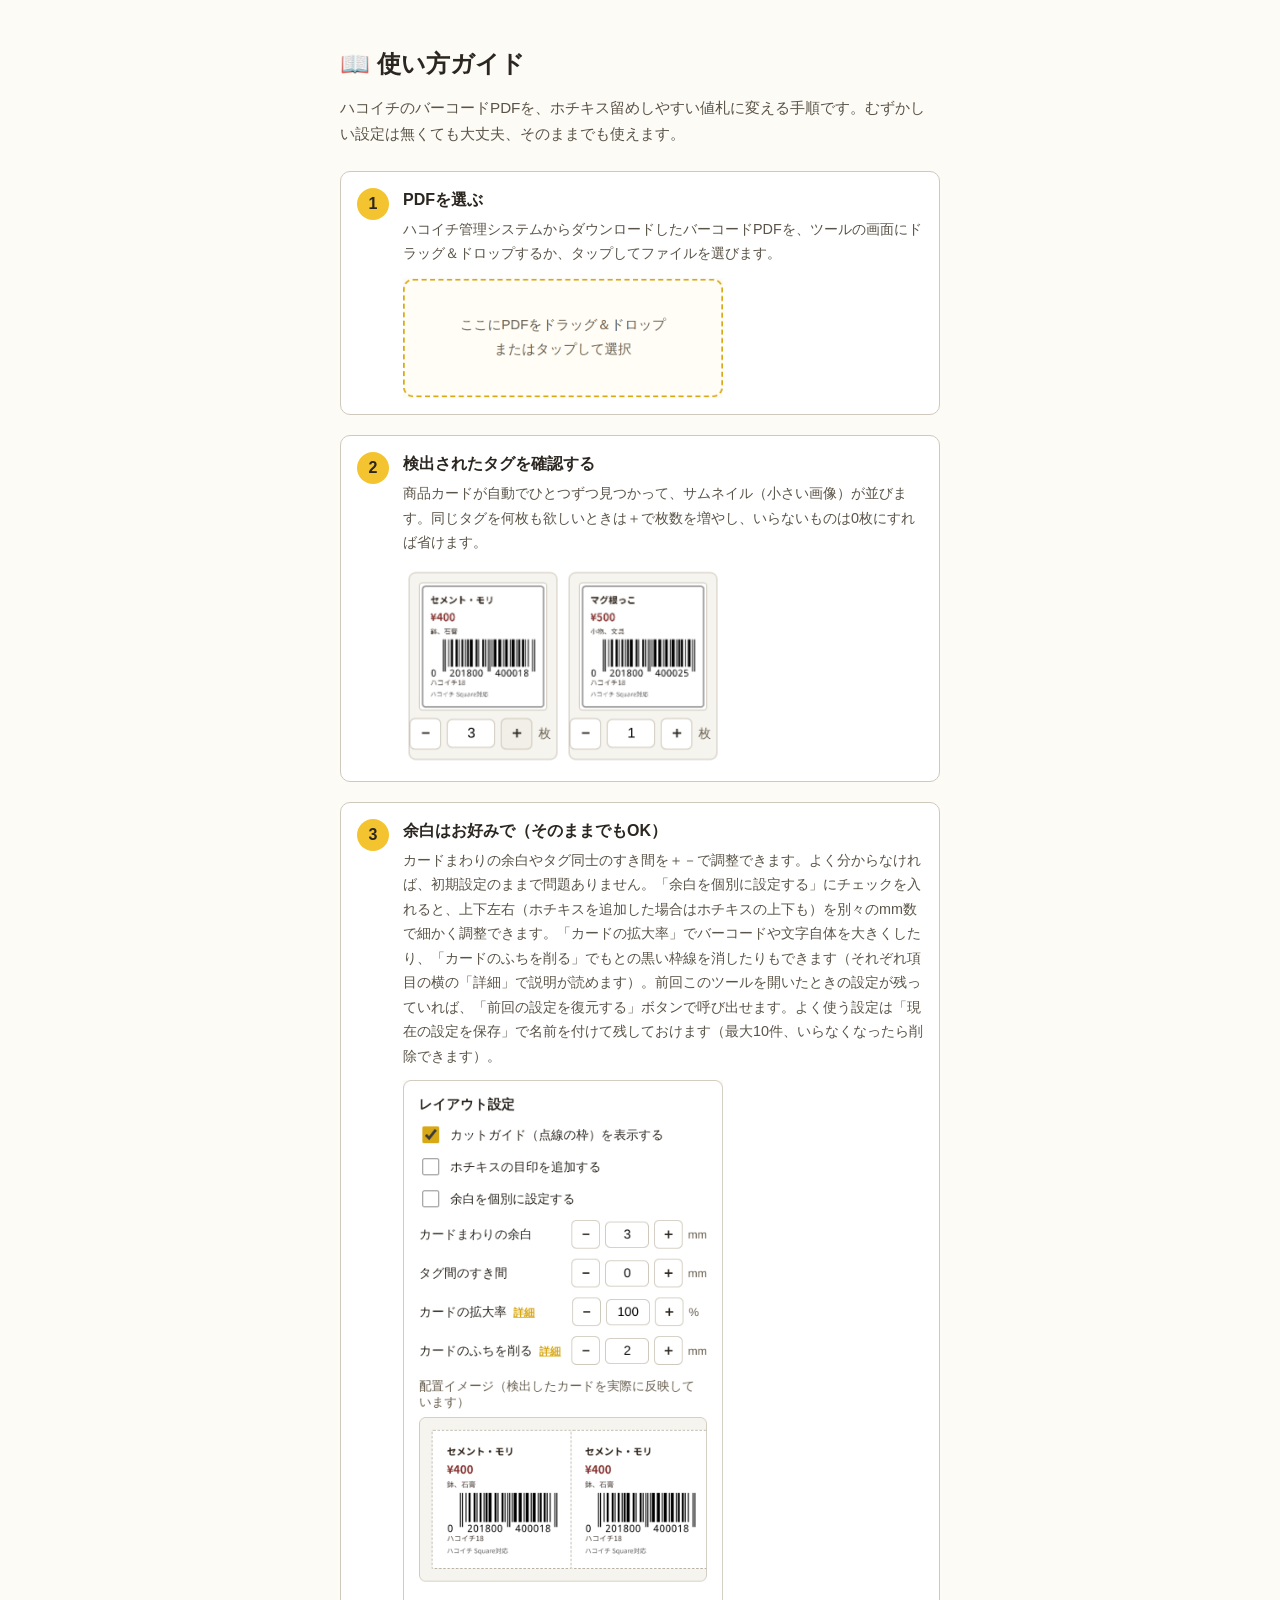
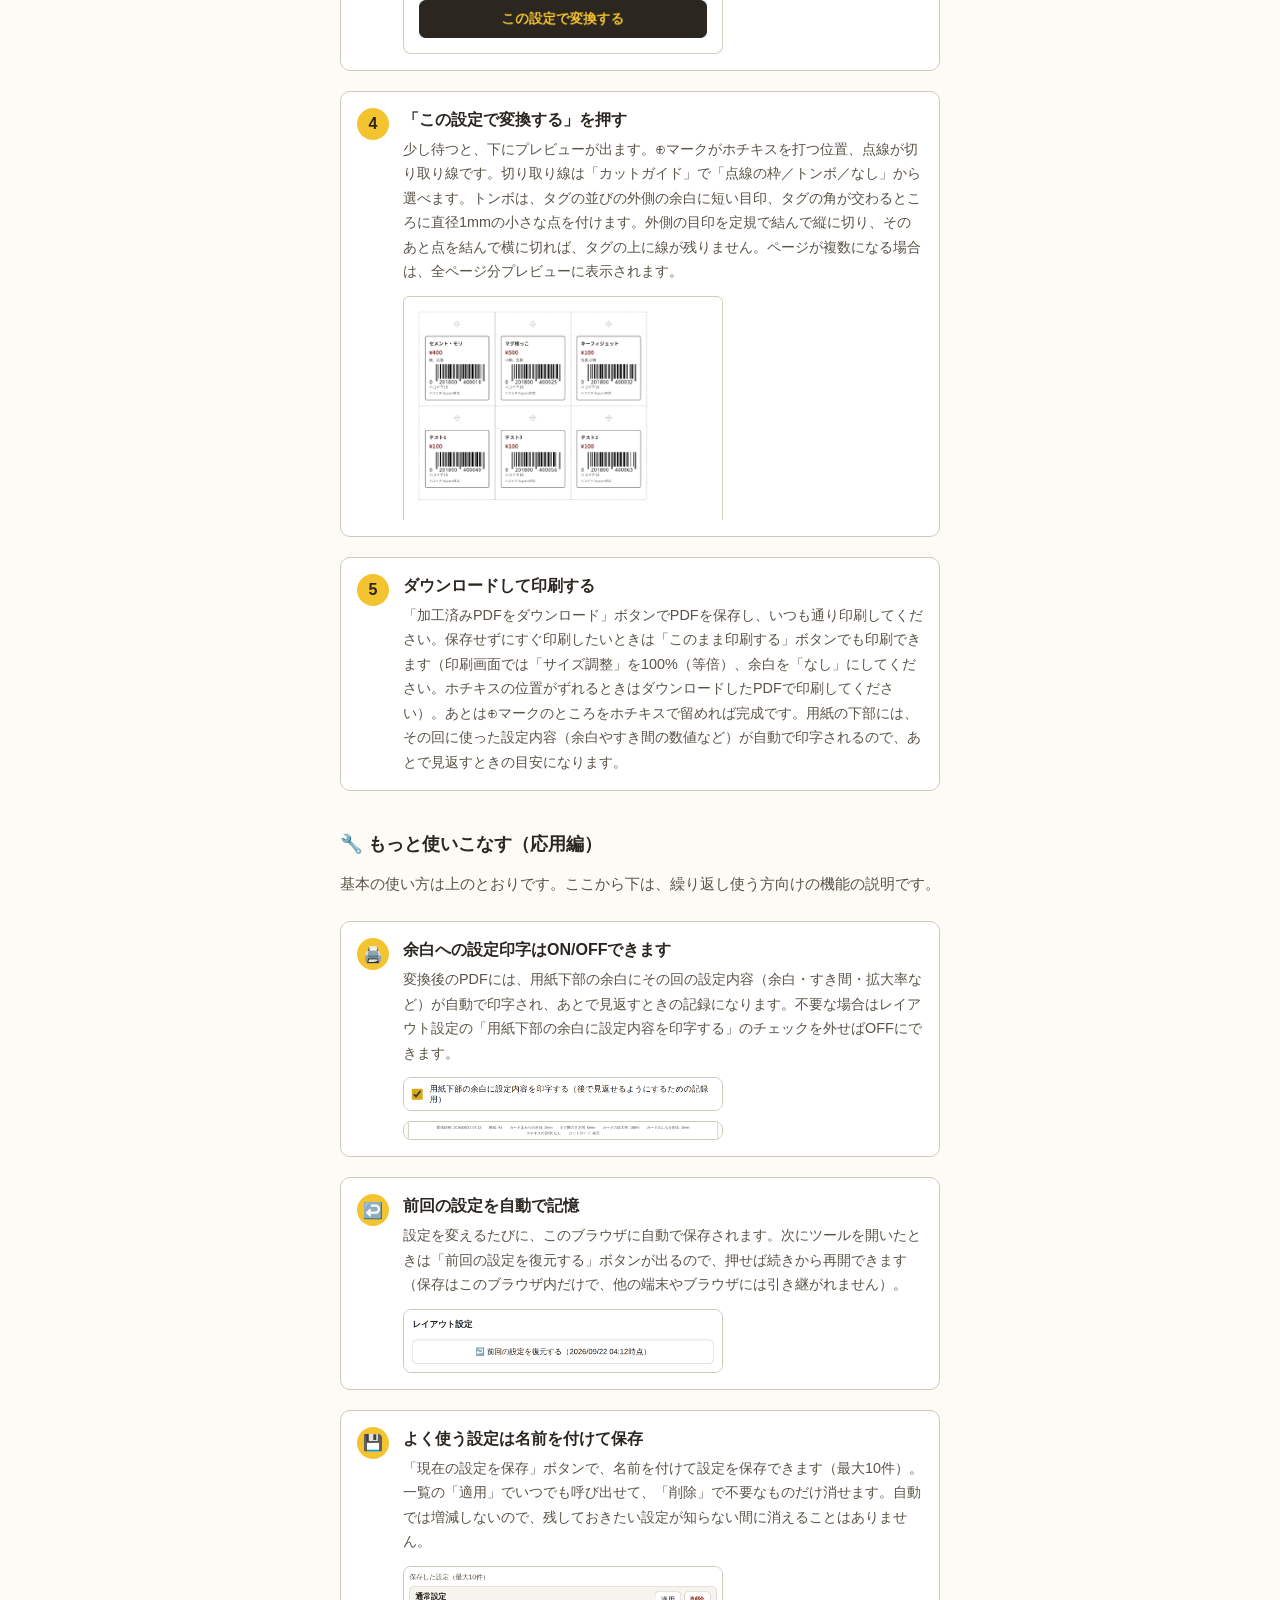
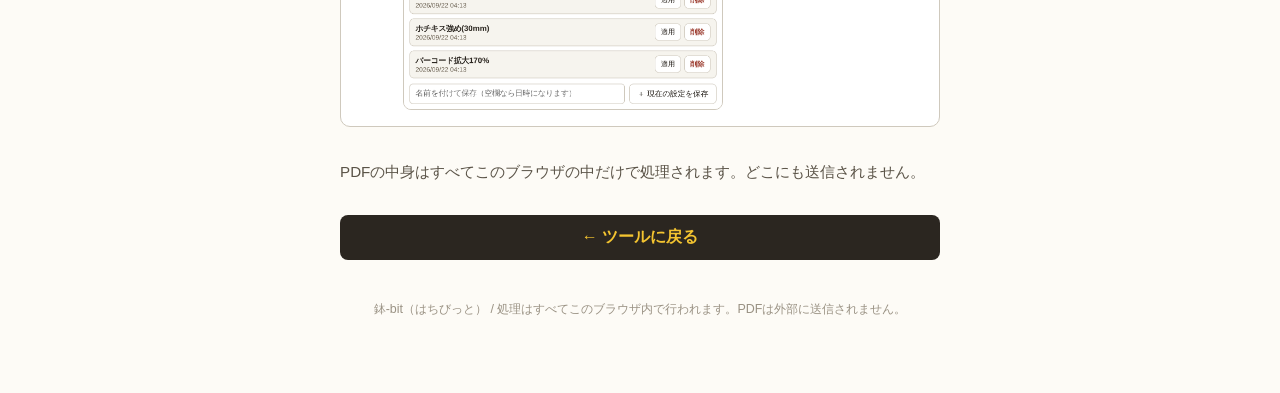
<file: test/usage.html>
<!DOCTYPE html>
<html lang="ja">
<head>
<meta charset="UTF-8">
<meta name="viewport" content="width=device-width, initial-scale=1.0">
<title>使い方ガイド | ハコイチ値札加工ツール</title>
<link rel="stylesheet" href="style.css?v=26">
</head>
<body>
  <main class="wrap">
    <h1>📖 使い方ガイド</h1>
    <p class="lead">ハコイチのバーコードPDFを、ホチキス留めしやすい値札に変える手順です。むずかしい設定は無くても大丈夫、そのままでも使えます。</p>

    <div class="guide-steps">
      <div class="guide-step">
        <div class="guide-step-num">1</div>
        <div class="guide-step-body">
          <h2>PDFを選ぶ</h2>
          <p>ハコイチ管理システムからダウンロードしたバーコードPDFを、ツールの画面にドラッグ＆ドロップするか、タップしてファイルを選びます。</p>
          <img class="guide-img" src="usage-images/step1-dropzone.png" alt="PDFをドラッグ＆ドロップする場所のスクリーンショット">
        </div>
      </div>

      <div class="guide-step">
        <div class="guide-step-num">2</div>
        <div class="guide-step-body">
          <h2>検出されたタグを確認する</h2>
          <p>商品カードが自動でひとつずつ見つかって、サムネイル（小さい画像）が並びます。同じタグを何枚も欲しいときは＋で枚数を増やし、いらないものは0枚にすれば省けます。</p>
          <img class="guide-img" src="usage-images/step2-cards.png" alt="検出されたタグがサムネイルと枚数指定で一覧表示されている画面のスクリーンショット">
        </div>
      </div>

      <div class="guide-step">
        <div class="guide-step-num">3</div>
        <div class="guide-step-body">
          <h2>余白はお好みで（そのままでもOK）</h2>
          <p>カードまわりの余白やタグ同士のすき間を＋－で調整できます。よく分からなければ、初期設定のままで問題ありません。「余白を個別に設定する」にチェックを入れると、上下左右（ホチキスを追加した場合はホチキスの上下も）を別々のmm数で細かく調整できます。「カードの拡大率」でバーコードや文字自体を大きくしたり、「カードのふちを削る」でもとの黒い枠線を消したりもできます（それぞれ項目の横の「詳細」で説明が読めます）。前回このツールを開いたときの設定が残っていれば、「前回の設定を復元する」ボタンで呼び出せます。よく使う設定は「現在の設定を保存」で名前を付けて残しておけます（最大10件、いらなくなったら削除できます）。</p>
          <img class="guide-img" src="usage-images/step3-options.png" alt="余白とすき間の設定、配置イメージのスクリーンショット">
        </div>
      </div>

      <div class="guide-step">
        <div class="guide-step-num">4</div>
        <div class="guide-step-body">
          <h2>「この設定で変換する」を押す</h2>
          <p>少し待つと、下にプレビューが出ます。⊕マークがホチキスを打つ位置、点線が切り取り線です。切り取り線は「カットガイド」で「点線の枠／トンボ／なし」から選べます。トンボは、タグの並びの外側の余白に短い目印、タグの角が交わるところに直径1mmの小さな点を付けます。外側の目印を定規で結んで縦に切り、そのあと点を結んで横に切れば、タグの上に線が残りません。ページが複数になる場合は、全ページ分プレビューに表示されます。</p>
          <img class="guide-img" src="usage-images/step4-preview.png" alt="変換後のプレビュー画面のスクリーンショット">
        </div>
      </div>

      <div class="guide-step">
        <div class="guide-step-num">5</div>
        <div class="guide-step-body">
          <h2>ダウンロードして印刷する</h2>
          <p>「加工済みPDFをダウンロード」ボタンでPDFを保存し、いつも通り印刷してください。保存せずにすぐ印刷したいときは「このまま印刷する」ボタンでも印刷できます（印刷画面では「サイズ調整」を100%（等倍）、余白を「なし」にしてください。ホチキスの位置がずれるときはダウンロードしたPDFで印刷してください）。あとは⊕マークのところをホチキスで留めれば完成です。用紙の下部には、その回に使った設定内容（余白やすき間の数値など）が自動で印字されるので、あとで見返すときの目安になります。</p>
        </div>
      </div>
    </div>

    <h2 style="font-size: 1.15rem; margin: 40px 0 6px;">🔧 もっと使いこなす（応用編）</h2>
    <p class="lead">基本の使い方は上のとおりです。ここから下は、繰り返し使う方向けの機能の説明です。</p>

    <div class="guide-steps">
      <div class="guide-step">
        <div class="guide-step-num">🖨️</div>
        <div class="guide-step-body">
          <h2>余白への設定印字はON/OFFできます</h2>
          <p>変換後のPDFには、用紙下部の余白にその回の設定内容（余白・すき間・拡大率など）が自動で印字され、あとで見返すときの記録になります。不要な場合はレイアウト設定の「用紙下部の余白に設定内容を印字する」のチェックを外せばOFFにできます。</p>
          <img class="guide-img bordered" src="usage-images/step6-footer-toggle.png" alt="「用紙下部の余白に設定内容を印字する」チェックボックスのスクリーンショット">
          <img class="guide-img bordered" src="usage-images/step6-footer-print-sample.png" alt="出力PDFの用紙下部の余白に印字された設定内容のスクリーンショット" style="margin-top: 10px;">
        </div>
      </div>

      <div class="guide-step">
        <div class="guide-step-num">↩️</div>
        <div class="guide-step-body">
          <h2>前回の設定を自動で記憶</h2>
          <p>設定を変えるたびに、このブラウザに自動で保存されます。次にツールを開いたときは「前回の設定を復元する」ボタンが出るので、押せば続きから再開できます（保存はこのブラウザ内だけで、他の端末やブラウザには引き継がれません）。</p>
          <img class="guide-img bordered" src="usage-images/step7-restore-settings.png" alt="「前回の設定を復元する」ボタンのスクリーンショット">
        </div>
      </div>

      <div class="guide-step">
        <div class="guide-step-num">💾</div>
        <div class="guide-step-body">
          <h2>よく使う設定は名前を付けて保存</h2>
          <p>「現在の設定を保存」ボタンで、名前を付けて設定を保存できます（最大10件）。一覧の「適用」でいつでも呼び出せて、「削除」で不要なものだけ消せます。自動では増減しないので、残しておきたい設定が知らない間に消えることはありません。</p>
          <img class="guide-img bordered" src="usage-images/step8-saved-presets.png" alt="名前を付けて保存した設定の一覧のスクリーンショット">
        </div>
      </div>
    </div>

    <p class="lead" style="margin-top: 32px;">PDFの中身はすべてこのブラウザの中だけで処理されます。どこにも送信されません。</p>

    <a class="download-btn" href="index.html">← ツールに戻る</a>

    <footer>
      <p>鉢-bit（はちびっと） / 処理はすべてこのブラウザ内で行われます。PDFは外部に送信されません。</p>
    </footer>
  </main>
</body>
</html>
</file>
<file: style.css>
:root {
  --bee-black: #2b2620;
  --bee-yellow: #f4c430;
  --bee-yellow-dark: #d9a915;
  --paper: #fdfbf6;
  --gray-line: #cfc9bd;
}

* { box-sizing: border-box; }

body {
  margin: 0;
  font-family: "Hiragino Kaku Gothic ProN", "Yu Gothic", "Noto Sans JP", sans-serif;
  background: var(--paper);
  color: var(--bee-black);
}

.wrap {
  max-width: 640px;
  margin: 0 auto;
  padding: 32px 20px 60px;
}

h1 {
  font-size: 1.5rem;
  margin-bottom: 4px;
  display: flex;
  align-items: center;
  gap: 8px;
}

.lead {
  color: #5a5347;
  line-height: 1.7;
  margin-bottom: 24px;
  font-size: 0.95rem;
}

.dropzone {
  border: 2px dashed var(--bee-yellow-dark);
  border-radius: 12px;
  padding: 40px 20px;
  text-align: center;
  cursor: pointer;
  background: #fffdf5;
  transition: background 0.15s ease, border-color 0.15s ease;
}
.dropzone.drag-over {
  background: #fff6db;
  border-color: var(--bee-black);
}
.dropzone p {
  margin: 0;
  color: #6b6152;
  line-height: 1.8;
}

.status {
  margin-top: 16px;
  padding: 12px 14px;
  border-radius: 8px;
  background: #f1efe8;
  font-size: 0.9rem;
  line-height: 1.6;
  white-space: pre-line;
}
.status.error { background: #fbe3e0; color: #9c3b2e; }
.status.ok { background: #eaf5e6; color: #34612a; }

.options {
  margin-top: 24px;
  padding: 18px;
  border: 1px solid var(--gray-line);
  border-radius: 10px;
  background: #fff;
}
.options h2 { font-size: 1rem; margin: 0 0 12px; }
.options label {
  display: flex;
  justify-content: space-between;
  align-items: center;
  gap: 12px;
  margin-bottom: 12px;
  font-size: 0.92rem;
}
.options label[hidden] {
  /* the display:flex above wins over the UA [hidden]{display:none} rule
     (author styles beat UA styles regardless of specificity), so restate
     it explicitly here for rows toggled via the hidden attribute */
  display: none;
}
.checkbox-row {
  justify-content: flex-start !important;
  gap: 10px !important;
}
.checkbox-row input[type="checkbox"] {
  width: 20px;
  height: 20px;
  flex-shrink: 0;
  accent-color: var(--bee-yellow-dark);
  cursor: pointer;
}

.options input[type="number"] {
  width: 52px;
  padding: 6px 4px;
  border: 1px solid var(--gray-line);
  border-radius: 6px;
  font-size: 0.95rem;
  text-align: center;
  -moz-appearance: textfield;
}
/* hide the native spin buttons: they sit right at the input's edge, next
   to our own +/- buttons and the "mm" label, and are an easy mis-tap */
.options input[type="number"]::-webkit-outer-spin-button,
.options input[type="number"]::-webkit-inner-spin-button {
  -webkit-appearance: none;
  margin: 0;
}

.stepper {
  display: inline-flex;
  align-items: center;
  gap: 6px;
  flex-shrink: 0;
}
.step-btn {
  width: 34px;
  height: 34px;
  padding: 0;
  margin: 0;
  border: 1px solid var(--gray-line);
  border-radius: 6px;
  background: #fff;
  color: var(--bee-black);
  font-size: 1.05rem;
  line-height: 1;
  cursor: pointer;
  flex-shrink: 0;
  touch-action: manipulation;
  user-select: none;
  -webkit-user-select: none;
}
.step-btn:hover { background: #f1efe8; }
.step-btn:active { background: #e5e1d6; }
.unit {
  color: #6b6152;
  font-size: 0.85rem;
  /* fixed width regardless of the unit text ("mm" vs "%" etc.), so the
     stepper's overall width - and therefore the -/+ buttons' position -
     stays identical across rows instead of shifting with the label */
  display: inline-block;
  min-width: 1.6em;
}

.label-with-detail {
  display: flex;
  align-items: baseline;
  flex-wrap: wrap;
  gap: 2px 8px;
  min-width: 0;
}
/* overrides the generic "button, .download-btn" rule below (same specificity
   tie on :hover, so this needs "button.detail-link" to win reliably) */
button.detail-link {
  display: inline-block;
  appearance: none;
  -webkit-appearance: none;
  width: auto;
  border: none;
  background: none;
  padding: 0;
  margin: 0;
  font-size: 0.8rem;
  color: var(--bee-yellow-dark);
  text-decoration: underline;
  cursor: pointer;
}
button.detail-link:hover,
button.detail-link:focus-visible {
  background: none;
}
.detail-panel-wrap {
  display: grid;
  grid-template-rows: 0fr;
  transition: grid-template-rows 0.2s ease;
}
.detail-panel-wrap.open { grid-template-rows: 1fr; }
.detail-panel-inner { overflow: hidden; }
.detail-panel-inner .schematic-label { margin: 0 0 12px; }

.schematic { margin: 4px 0 16px; }
.schematic-label {
  margin: 0 0 8px;
  font-size: 0.78rem;
  color: #6b6152;
}
.schematic-preview {
  display: flex;
  align-items: flex-start;
  gap: 0;
  overflow-x: auto;
  padding: 14px;
  background: #f6f4ee;
  border: 1px solid var(--gray-line);
  border-radius: 8px;
}
.schem-tag {
  position: relative;
  flex-shrink: 0;
  border: 1px dashed #b9b2a3;
  border-radius: 2px;
  background: #fff;
  transition: width 0.12s ease, height 0.12s ease;
}
.schem-fold {
  position: absolute;
  left: 2px;
  right: 2px;
  border-top: 1px dashed #b9b2a3;
  transition: top 0.12s ease;
  /* sits at the same y as the card's own top edge by design (like the
     real PDF's fold line), so it needs to stay above .schem-card - it's
     inserted before it in the markup and would otherwise be covered */
  z-index: 1;
}
.schem-cross {
  position: absolute;
  left: 50%;
  transform: translate(-50%, -50%);
  color: #9a9284;
  font-size: 15px;
  line-height: 1;
  transition: top 0.12s ease;
  z-index: 1;
}
.schem-card {
  position: absolute;
  background: repeating-linear-gradient(45deg, #ece8dd, #ece8dd 4px, #f7f5ef 4px, #f7f5ef 8px);
  border-radius: 2px;
  transition: top 0.12s ease;
}
.schem-gap {
  flex-shrink: 0;
  transition: width 0.12s ease;
}

.cards-list {
  display: flex;
  flex-wrap: wrap;
  gap: 12px;
}
.card-item {
  display: flex;
  flex-direction: column;
  align-items: center;
  gap: 8px;
  padding: 10px;
  border: 1px solid var(--gray-line);
  border-radius: 8px;
  background: #f6f4ee;
  width: 160px;
}
.card-thumb {
  width: 100%;
  height: auto;
  border: 1px solid var(--gray-line);
  border-radius: 4px;
  background: #fff;
}
.card-item .stepper { justify-content: center; }
.card-item .unit { min-width: 1.4em; }

.restore-settings-row {
  margin-bottom: 14px;
}
.secondary-btn {
  background: #fff;
  color: var(--bee-black);
  border: 1px solid var(--gray-line);
  font-weight: 500;
  font-size: 0.88rem;
}
.secondary-btn:hover { background: #f1efe8; }

.presets-block { margin-bottom: 14px; }
.presets-list {
  list-style: none;
  margin: 0 0 10px;
  padding: 0;
  display: flex;
  flex-direction: column;
  gap: 8px;
}
.preset-item {
  display: flex;
  align-items: center;
  justify-content: space-between;
  gap: 10px;
  padding: 8px 10px;
  border: 1px solid var(--gray-line);
  border-radius: 8px;
  background: #f6f4ee;
}
.preset-info { min-width: 0; }
.preset-name {
  font-size: 0.9rem;
  font-weight: 600;
  overflow: hidden;
  text-overflow: ellipsis;
  white-space: nowrap;
}
.preset-date {
  font-size: 0.75rem;
  color: #6b6152;
}
.preset-actions {
  display: flex;
  gap: 6px;
  flex-shrink: 0;
}
.preset-actions button {
  width: auto;
  margin: 0;
  padding: 6px 10px;
  font-size: 0.82rem;
}
.preset-delete-btn {
  background: #fff;
  color: #9c3b2e;
  border: 1px solid var(--gray-line);
}
.preset-delete-btn:hover { background: #fbe3e0; }
.presets-save-row {
  display: flex;
  gap: 8px;
}
.presets-save-row input[type="text"] {
  flex: 1;
  min-width: 0;
  padding: 8px 10px;
  border: 1px solid var(--gray-line);
  border-radius: 6px;
  font-size: 0.9rem;
}
.presets-save-row button {
  width: auto;
  white-space: nowrap;
  margin: 0;
  padding: 8px 14px;
}

button, .download-btn {
  display: inline-block;
  width: 100%;
  text-align: center;
  padding: 12px 16px;
  border: none;
  border-radius: 8px;
  background: var(--bee-black);
  color: var(--bee-yellow);
  font-size: 1rem;
  font-weight: 600;
  cursor: pointer;
  text-decoration: none;
  margin-top: 6px;
}
button:hover, .download-btn:hover { background: #45392a; }
button:disabled { background: #ccc; cursor: not-allowed; }

.preview {
  margin-top: 28px;
}
.preview h2 { font-size: 1rem; margin-bottom: 10px; }
.preview-pages {
  display: flex;
  flex-direction: column;
  gap: 20px;
}
.preview-page-label {
  margin: 0 0 6px;
  font-size: 0.78rem;
  color: #6b6152;
}
.preview-page-canvas {
  width: 100%;
  border: 1px solid var(--gray-line);
  border-radius: 8px;
  background: white;
}

footer {
  margin-top: 40px;
  font-size: 0.78rem;
  color: #9a9284;
  text-align: center;
  line-height: 1.6;
}

.usage-link {
  display: inline-block;
  margin-bottom: 12px;
  margin-right: 16px;
  font-size: 0.85rem;
  color: var(--bee-black);
  text-decoration: underline;
}

.changelog {
  display: flex;
  flex-direction: column;
  gap: 24px;
  margin: 24px 0 32px;
}
.changelog-entry h2 {
  font-size: 0.95rem;
  margin: 0 0 8px;
  color: #6b6152;
}
.changelog-entry ul {
  margin: 0;
  padding-left: 1.3em;
  display: flex;
  flex-direction: column;
  gap: 6px;
}
.changelog-entry li {
  line-height: 1.6;
}

.guide-steps {
  display: flex;
  flex-direction: column;
  gap: 20px;
  margin-top: 24px;
}
.guide-step {
  display: flex;
  gap: 14px;
  padding: 16px;
  border: 1px solid var(--gray-line);
  border-radius: 10px;
  background: #fff;
}
.guide-step-body {
  /* without this, the step's img forces the flex item wider than the
     card since a flex item's default min-width is its content size */
  min-width: 0;
}
.guide-step-num {
  flex-shrink: 0;
  width: 32px;
  height: 32px;
  border-radius: 50%;
  background: var(--bee-yellow);
  color: var(--bee-black);
  font-weight: 700;
  display: flex;
  align-items: center;
  justify-content: center;
}
.guide-step-body h2 {
  font-size: 1rem;
  margin: 2px 0 6px;
}
.guide-step-body p {
  margin: 0;
  font-size: 0.9rem;
  color: #5a5347;
  line-height: 1.7;
}
.guide-img {
  /* screenshots already have their own border baked in (they're crops of
     already-bordered UI elements) - adding another one here just doubles
     the line at every edge */
  display: block;
  width: 100%;
  max-width: 320px;
  margin-top: 12px;
}
/* for crops that don't already carry a border in the screenshot itself
   (e.g. a plain row or list with no bordered container of its own) */
.guide-img.bordered {
  border: 1px solid var(--gray-line);
  border-radius: 8px;
}

/* 「このまま印刷する」ボタンと、印刷専用のページ画像 */
.print-btn { margin-top: 10px; }
.print-note {
  margin: 8px 0 0;
  font-size: 0.8rem;
  color: #6b6255;
  line-height: 1.6;
}
.print-area { display: none; }
@media print {
  html, body { margin: 0 !important; padding: 0 !important; background: #fff !important; }
  body > *:not(.print-area) { display: none !important; }
  .print-area { display: block; }
  .print-sheet {
    overflow: hidden;
    break-after: page;
    page-break-after: always;
  }
  .print-sheet:last-child { break-after: auto; page-break-after: auto; }
  .print-sheet img { display: block; width: 100%; height: 100%; }
}

/* カットガイドの選択（点線／トンボ／なし） */
.select-row {
  display: flex;
  align-items: center;
  gap: 10px;
  margin: 10px 0;
  font-size: 0.9rem;
}
.select-row > span { white-space: nowrap; flex-shrink: 0; }
.select-row select {
  min-width: 0;
  padding: 6px 8px;
  border: 1px solid var(--gray-line);
  border-radius: 6px;
  background: #fff;
  font-size: 0.9rem;
  color: var(--bee-black);
}
/* トンボ in the 2-tag illustration */
.schem-group { position: relative; display: flex; align-items: flex-start; }
.schematic-preview.crop { padding: 26px; }
.schematic-preview.crop .schem-tag { border: none; }
.schem-mark { position: absolute; background: #a6a6a6; }
.schem-mark.v { width: 1px; margin-left: -0.5px; }
.schem-mark.h { height: 1px; margin-top: -0.5px; }
.schem-dot { position: absolute; width: 4px; height: 4px; margin: -2px 0 0 -2px; border-radius: 50%; background: #a6a6a6; z-index: 2; }
</file>
<file: test/style.css>
:root {
  --bee-black: #2b2620;
  --bee-yellow: #f4c430;
  --bee-yellow-dark: #d9a915;
  --paper: #fdfbf6;
  --gray-line: #cfc9bd;
}

* { box-sizing: border-box; }

body {
  margin: 0;
  font-family: "Hiragino Kaku Gothic ProN", "Yu Gothic", "Noto Sans JP", sans-serif;
  background: var(--paper);
  color: var(--bee-black);
}

.wrap {
  max-width: 640px;
  margin: 0 auto;
  padding: 32px 20px 60px;
}

h1 {
  font-size: 1.5rem;
  margin-bottom: 4px;
  display: flex;
  align-items: center;
  gap: 8px;
}

.lead {
  color: #5a5347;
  line-height: 1.7;
  margin-bottom: 24px;
  font-size: 0.95rem;
}

.dropzone {
  border: 2px dashed var(--bee-yellow-dark);
  border-radius: 12px;
  padding: 40px 20px;
  text-align: center;
  cursor: pointer;
  background: #fffdf5;
  transition: background 0.15s ease, border-color 0.15s ease;
}
.dropzone.drag-over {
  background: #fff6db;
  border-color: var(--bee-black);
}
.dropzone p {
  margin: 0;
  color: #6b6152;
  line-height: 1.8;
}

.status {
  margin-top: 16px;
  padding: 12px 14px;
  border-radius: 8px;
  background: #f1efe8;
  font-size: 0.9rem;
  line-height: 1.6;
  white-space: pre-line;
}
.status.error { background: #fbe3e0; color: #9c3b2e; }
.status.ok { background: #eaf5e6; color: #34612a; }

.options {
  margin-top: 24px;
  padding: 18px;
  border: 1px solid var(--gray-line);
  border-radius: 10px;
  background: #fff;
}
.options h2 { font-size: 1rem; margin: 0 0 12px; }
.options label {
  display: flex;
  justify-content: space-between;
  align-items: center;
  gap: 12px;
  margin-bottom: 12px;
  font-size: 0.92rem;
}
.options label[hidden] {
  /* the display:flex above wins over the UA [hidden]{display:none} rule
     (author styles beat UA styles regardless of specificity), so restate
     it explicitly here for rows toggled via the hidden attribute */
  display: none;
}
.checkbox-row {
  justify-content: flex-start !important;
  gap: 10px !important;
}
.checkbox-row input[type="checkbox"] {
  width: 20px;
  height: 20px;
  flex-shrink: 0;
  accent-color: var(--bee-yellow-dark);
  cursor: pointer;
}

.options input[type="number"] {
  width: 52px;
  padding: 6px 4px;
  border: 1px solid var(--gray-line);
  border-radius: 6px;
  font-size: 0.95rem;
  text-align: center;
  -moz-appearance: textfield;
}
/* hide the native spin buttons: they sit right at the input's edge, next
   to our own +/- buttons and the "mm" label, and are an easy mis-tap */
.options input[type="number"]::-webkit-outer-spin-button,
.options input[type="number"]::-webkit-inner-spin-button {
  -webkit-appearance: none;
  margin: 0;
}

.stepper {
  display: inline-flex;
  align-items: center;
  gap: 6px;
  flex-shrink: 0;
}
.step-btn {
  width: 34px;
  height: 34px;
  padding: 0;
  margin: 0;
  border: 1px solid var(--gray-line);
  border-radius: 6px;
  background: #fff;
  color: var(--bee-black);
  font-size: 1.05rem;
  line-height: 1;
  cursor: pointer;
  flex-shrink: 0;
  touch-action: manipulation;
  user-select: none;
  -webkit-user-select: none;
}
.step-btn:hover { background: #f1efe8; }
.step-btn:active { background: #e5e1d6; }
.unit {
  color: #6b6152;
  font-size: 0.85rem;
  /* fixed width regardless of the unit text ("mm" vs "%" etc.), so the
     stepper's overall width - and therefore the -/+ buttons' position -
     stays identical across rows instead of shifting with the label */
  display: inline-block;
  min-width: 1.6em;
}

.label-with-detail {
  display: flex;
  align-items: baseline;
  flex-wrap: wrap;
  gap: 2px 8px;
  min-width: 0;
}
/* overrides the generic "button, .download-btn" rule below (same specificity
   tie on :hover, so this needs "button.detail-link" to win reliably) */
button.detail-link {
  display: inline-block;
  appearance: none;
  -webkit-appearance: none;
  width: auto;
  border: none;
  background: none;
  padding: 0;
  margin: 0;
  font-size: 0.8rem;
  color: var(--bee-yellow-dark);
  text-decoration: underline;
  cursor: pointer;
}
button.detail-link:hover,
button.detail-link:focus-visible {
  background: none;
}
.detail-panel-wrap {
  display: grid;
  grid-template-rows: 0fr;
  transition: grid-template-rows 0.2s ease;
}
.detail-panel-wrap.open { grid-template-rows: 1fr; }
.detail-panel-inner { overflow: hidden; }
.detail-panel-inner .schematic-label { margin: 0 0 12px; }

.schematic { margin: 4px 0 16px; }
.schematic-label {
  margin: 0 0 8px;
  font-size: 0.78rem;
  color: #6b6152;
}
.schematic-preview {
  display: flex;
  align-items: flex-start;
  gap: 0;
  overflow-x: auto;
  padding: 14px;
  background: #f6f4ee;
  border: 1px solid var(--gray-line);
  border-radius: 8px;
}
.schem-tag {
  position: relative;
  flex-shrink: 0;
  border: 1px dashed #b9b2a3;
  border-radius: 2px;
  background: #fff;
  transition: width 0.12s ease, height 0.12s ease;
}
.schem-fold {
  position: absolute;
  left: 2px;
  right: 2px;
  border-top: 1px dashed #b9b2a3;
  transition: top 0.12s ease;
  /* sits at the same y as the card's own top edge by design (like the
     real PDF's fold line), so it needs to stay above .schem-card - it's
     inserted before it in the markup and would otherwise be covered */
  z-index: 1;
}
.schem-cross {
  position: absolute;
  left: 50%;
  transform: translate(-50%, -50%);
  color: #9a9284;
  font-size: 15px;
  line-height: 1;
  transition: top 0.12s ease;
  z-index: 1;
}
.schem-card {
  position: absolute;
  background: repeating-linear-gradient(45deg, #ece8dd, #ece8dd 4px, #f7f5ef 4px, #f7f5ef 8px);
  border-radius: 2px;
  transition: top 0.12s ease;
}
.schem-gap {
  flex-shrink: 0;
  transition: width 0.12s ease;
}

.cards-list {
  display: flex;
  flex-wrap: wrap;
  gap: 12px;
}
.card-item {
  display: flex;
  flex-direction: column;
  align-items: center;
  gap: 8px;
  padding: 10px;
  border: 1px solid var(--gray-line);
  border-radius: 8px;
  background: #f6f4ee;
  width: 160px;
}
.card-thumb {
  width: 100%;
  height: auto;
  border: 1px solid var(--gray-line);
  border-radius: 4px;
  background: #fff;
}
.card-item .stepper { justify-content: center; }
.card-item .unit { min-width: 1.4em; }

.restore-settings-row {
  margin-bottom: 14px;
}
.secondary-btn {
  background: #fff;
  color: var(--bee-black);
  border: 1px solid var(--gray-line);
  font-weight: 500;
  font-size: 0.88rem;
}
.secondary-btn:hover { background: #f1efe8; }

.presets-block { margin-bottom: 14px; }
.presets-list {
  list-style: none;
  margin: 0 0 10px;
  padding: 0;
  display: flex;
  flex-direction: column;
  gap: 8px;
}
.preset-item {
  display: flex;
  align-items: center;
  justify-content: space-between;
  gap: 10px;
  padding: 8px 10px;
  border: 1px solid var(--gray-line);
  border-radius: 8px;
  background: #f6f4ee;
}
.preset-info { min-width: 0; }
.preset-name {
  font-size: 0.9rem;
  font-weight: 600;
  overflow: hidden;
  text-overflow: ellipsis;
  white-space: nowrap;
}
.preset-date {
  font-size: 0.75rem;
  color: #6b6152;
}
.preset-actions {
  display: flex;
  gap: 6px;
  flex-shrink: 0;
}
.preset-actions button {
  width: auto;
  margin: 0;
  padding: 6px 10px;
  font-size: 0.82rem;
}
.preset-delete-btn {
  background: #fff;
  color: #9c3b2e;
  border: 1px solid var(--gray-line);
}
.preset-delete-btn:hover { background: #fbe3e0; }
.presets-save-row {
  display: flex;
  gap: 8px;
}
.presets-save-row input[type="text"] {
  flex: 1;
  min-width: 0;
  padding: 8px 10px;
  border: 1px solid var(--gray-line);
  border-radius: 6px;
  font-size: 0.9rem;
}
.presets-save-row button {
  width: auto;
  white-space: nowrap;
  margin: 0;
  padding: 8px 14px;
}

button, .download-btn {
  display: inline-block;
  width: 100%;
  text-align: center;
  padding: 12px 16px;
  border: none;
  border-radius: 8px;
  background: var(--bee-black);
  color: var(--bee-yellow);
  font-size: 1rem;
  font-weight: 600;
  cursor: pointer;
  text-decoration: none;
  margin-top: 6px;
}
button:hover, .download-btn:hover { background: #45392a; }
button:disabled { background: #ccc; cursor: not-allowed; }

.preview {
  margin-top: 28px;
}
.preview h2 { font-size: 1rem; margin-bottom: 10px; }
.preview-pages {
  display: flex;
  flex-direction: column;
  gap: 20px;
}
.preview-page-label {
  margin: 0 0 6px;
  font-size: 0.78rem;
  color: #6b6152;
}
.preview-page-canvas {
  width: 100%;
  border: 1px solid var(--gray-line);
  border-radius: 8px;
  background: white;
}

footer {
  margin-top: 40px;
  font-size: 0.78rem;
  color: #9a9284;
  text-align: center;
  line-height: 1.6;
}

.usage-link {
  display: inline-block;
  margin-bottom: 12px;
  margin-right: 16px;
  font-size: 0.85rem;
  color: var(--bee-black);
  text-decoration: underline;
}

.changelog {
  display: flex;
  flex-direction: column;
  gap: 24px;
  margin: 24px 0 32px;
}
.changelog-entry h2 {
  font-size: 0.95rem;
  margin: 0 0 8px;
  color: #6b6152;
}
.changelog-entry ul {
  margin: 0;
  padding-left: 1.3em;
  display: flex;
  flex-direction: column;
  gap: 6px;
}
.changelog-entry li {
  line-height: 1.6;
}

.guide-steps {
  display: flex;
  flex-direction: column;
  gap: 20px;
  margin-top: 24px;
}
.guide-step {
  display: flex;
  gap: 14px;
  padding: 16px;
  border: 1px solid var(--gray-line);
  border-radius: 10px;
  background: #fff;
}
.guide-step-body {
  /* without this, the step's img forces the flex item wider than the
     card since a flex item's default min-width is its content size */
  min-width: 0;
}
.guide-step-num {
  flex-shrink: 0;
  width: 32px;
  height: 32px;
  border-radius: 50%;
  background: var(--bee-yellow);
  color: var(--bee-black);
  font-weight: 700;
  display: flex;
  align-items: center;
  justify-content: center;
}
.guide-step-body h2 {
  font-size: 1rem;
  margin: 2px 0 6px;
}
.guide-step-body p {
  margin: 0;
  font-size: 0.9rem;
  color: #5a5347;
  line-height: 1.7;
}
.guide-img {
  /* screenshots already have their own border baked in (they're crops of
     already-bordered UI elements) - adding another one here just doubles
     the line at every edge */
  display: block;
  width: 100%;
  max-width: 320px;
  margin-top: 12px;
}
/* for crops that don't already carry a border in the screenshot itself
   (e.g. a plain row or list with no bordered container of its own) */
.guide-img.bordered {
  border: 1px solid var(--gray-line);
  border-radius: 8px;
}

/* 「このまま印刷する」ボタンと、印刷専用のページ画像 */
.print-btn { margin-top: 10px; }
.print-note {
  margin: 8px 0 0;
  font-size: 0.8rem;
  color: #6b6255;
  line-height: 1.6;
}
.print-area { display: none; }
@media print {
  html, body { margin: 0 !important; padding: 0 !important; background: #fff !important; }
  body > *:not(.print-area) { display: none !important; }
  .print-area { display: block; }
  .print-sheet {
    overflow: hidden;
    break-after: page;
    page-break-after: always;
  }
  .print-sheet:last-child { break-after: auto; page-break-after: auto; }
  .print-sheet img { display: block; width: 100%; height: 100%; }
}

/* カットガイドの選択（点線／トンボ／なし） */
.select-row {
  display: flex;
  align-items: center;
  gap: 10px;
  margin: 10px 0;
  font-size: 0.9rem;
}
.select-row > span { white-space: nowrap; flex-shrink: 0; }
.select-row select {
  min-width: 0;
  padding: 6px 8px;
  border: 1px solid var(--gray-line);
  border-radius: 6px;
  background: #fff;
  font-size: 0.9rem;
  color: var(--bee-black);
}
/* トンボ in the 2-tag illustration */
.schem-group { position: relative; display: flex; align-items: flex-start; }
.schematic-preview.crop { padding: 26px; }
.schematic-preview.crop .schem-tag { border: none; }
.schem-mark { position: absolute; background: #a6a6a6; }
.schem-mark.v { width: 1px; margin-left: -0.5px; }
.schem-mark.h { height: 1px; margin-top: -0.5px; }
.schem-dot { position: absolute; width: 4px; height: 4px; margin: -2px 0 0 -2px; border-radius: 50%; background: #a6a6a6; z-index: 2; }
</file>
